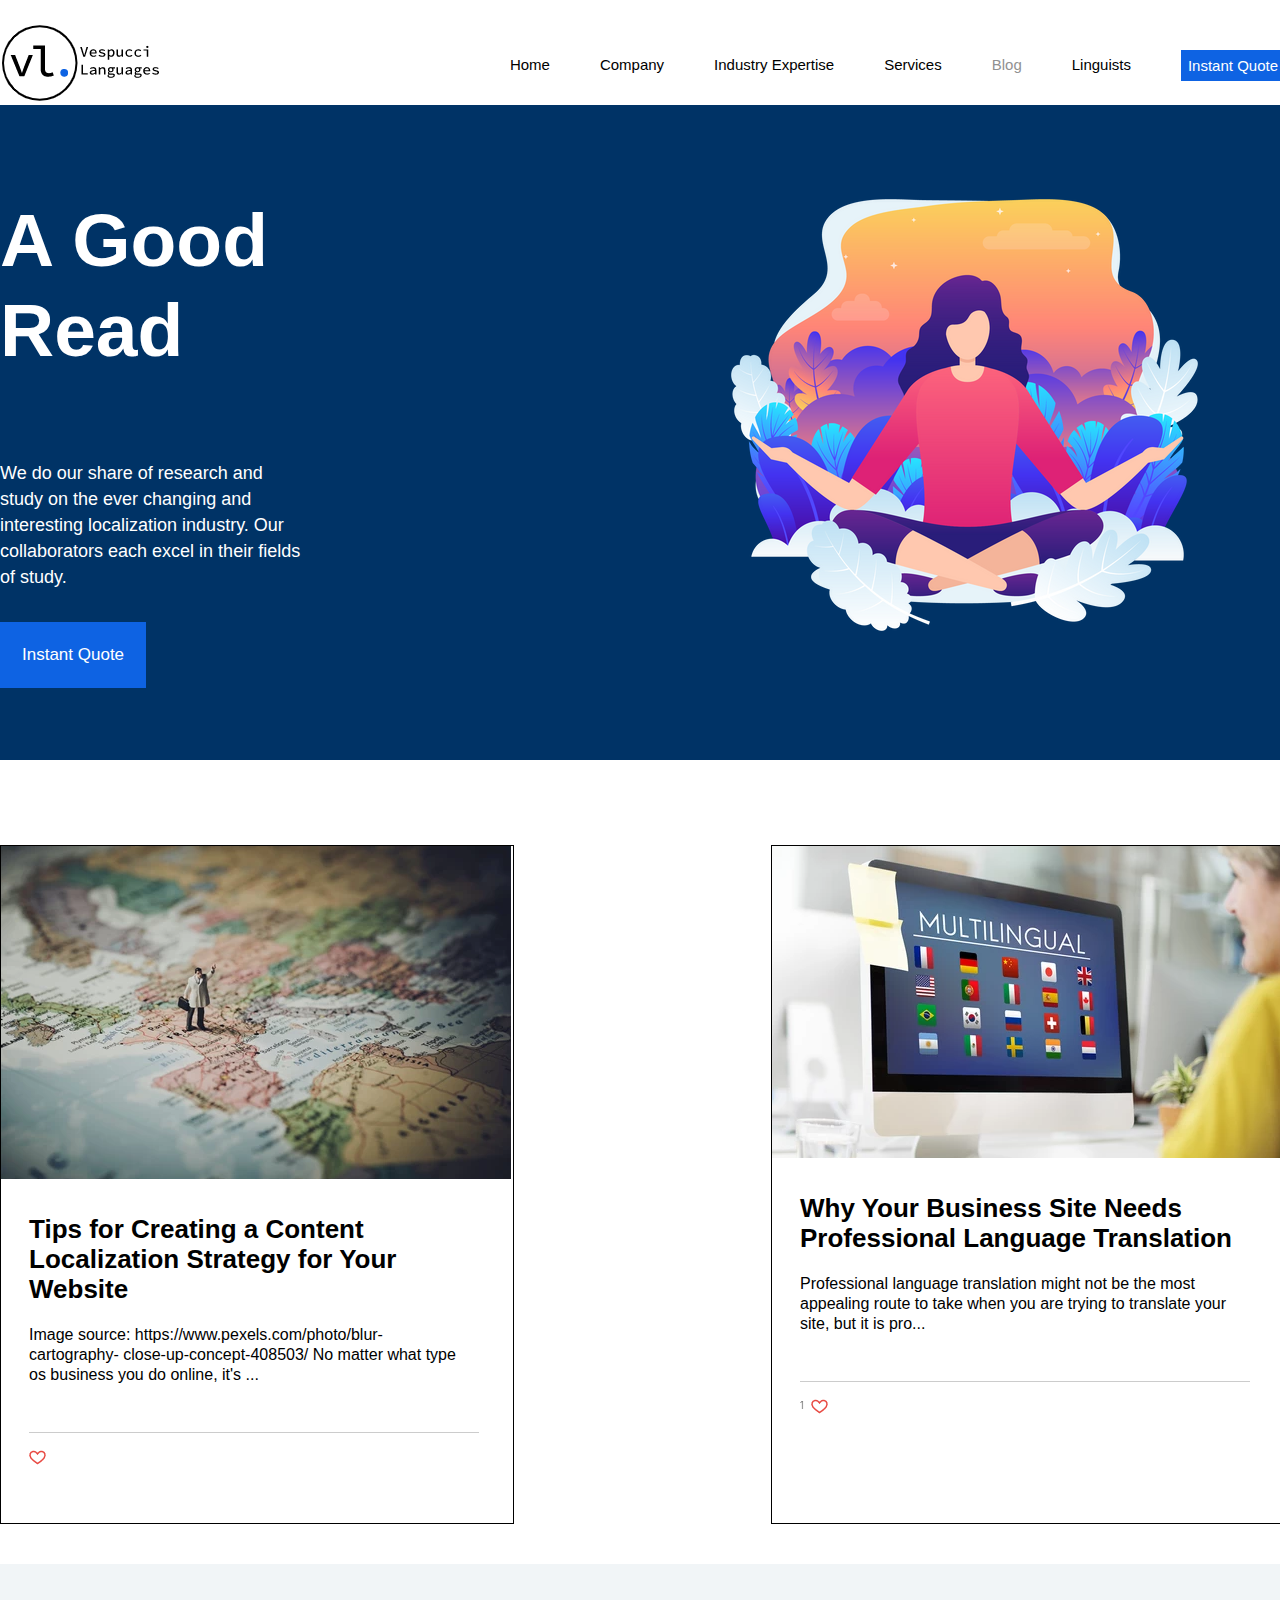
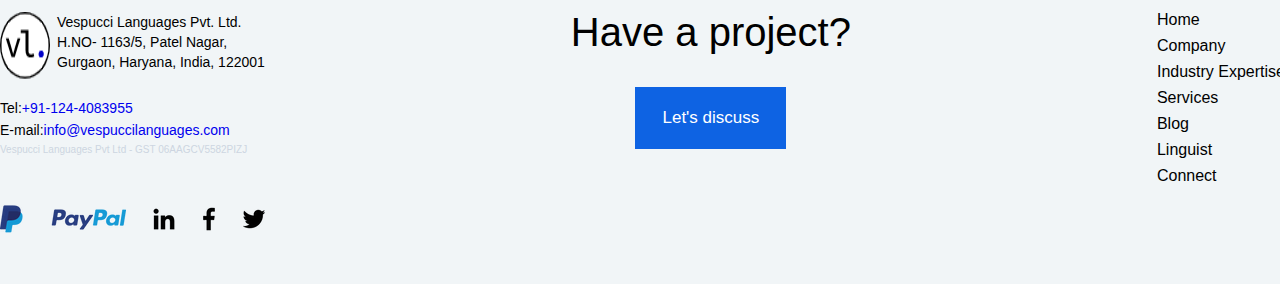
<file: blog.html>
<!DOCTYPE html>
<html lang="en">
<head>
    <meta charset="UTF-8">
    <meta name="viewport" content="width=device-width, initial-scale=1.0">
    <title>Blog | Vespucci Languages Private Limited</title>
    <link rel="stylesheet" href="assets/css/blog.css">
</head>
<body>
<div class="container">
    <section class="vespucci">
        <div class="box">
            <img class="image" src="assets/img/Vespuccilanguages.png" alt="Vespucci Languages">
        </div>
        <nav class="navigation">
            <ul class="wrapper">
                <li><a class="items" href="index.html">Home</a></li>
                <li><a class="items" href="company.html">Company</a></li>
                <li><a class="items" href="industry.html">Industry Expertise</a></li>
                <li><a class="items" href="services.html">Services</a></li>
                <li><a class="items blog" href="#">Blog</a></li>
                <li><a class="items" href="linguists.html">Linguists</a></li>
                <button class="instant">Instant Quote</button>
            </ul>   
        </nav>
    </section>
</div>
<header class="good">
    <div class="container">
        <div class="wrapper">
            <div class="left-wrapper">
                <h1 class="title">A Good <br>Read</h1>
                <p class="text">We do our share of research and<br>study on the ever changing and <br>interesting localization industry. Our <br>collaborators each excel in their fields <br>of study.</p>
                <button class="instant">Instant Quote</button>
            </div>
            <div class="right-wrapper">
                <img src="assets/img/meditate.png" alt="meditation" class="image">
            </div>
        </div>
    </div>
</header>
</div>
<main>
    <div class="container">
        <article class="blog">
            <div class="wrapper">
                <div class="box">
                    <img src="assets/img/map.png" alt="map" class="image">
                    <div class="padding">
                        <h2 class="title">Tips for Creating a Content <br>Localization Strategy for Your <br>Website</h2>
                        <p class="text">Image source: https://www.pexels.com/photo/blur-cartography- close-up-concept-408503/ No matter what type os business you do online, it's ...</p>
                        <span class="line"></span>
                        <img src="img/heart.png" alt="likes" class="heart">
                    </div>
                </div>
                <div class="box">
                    <img src="assets/img/computer.png" alt="computer" class="image">
                    <div class="padding">
                        <h2 class="title">Why Your Business Site Needs <br>Professional Language Translation </h2>
                        <p class="text">Professional language translation might not be the most <br> appealing route to take when you are trying to translate your site, but it is pro...</p>
                        <span class="line"></span>
                        <img src="assets/img/heart2.png" alt="likes" class="heart">
                    </div>
                </div>
            </div>
        </article>
    </div>
</main>
<footer class="project">
    <div class="container">
        <div class="wrapper">
            <div class="box">
                <div class="wrapper-box">
                    <img src="assets/img/vespucci.png" alt="Vespucci Languages">
                    <p class="text">Vespucci Languages Pvt. Ltd. <br>H.NO- 1163/5, Patel Nagar,<br>Gurgaon, Haryana, India, 122001</p>
                </div>
                <p class="text">Tel:<a class="decoration" href="tel:+91-124-4083955">+91-124-4083955</a></p>
                <p class="text">E-mail:<a class="decoration" href="mailto:info@vespuccilanguages.com">info@vespuccilanguages.com</a></p>
                <p class="small">Vespucci Languages Pvt Ltd - GST 06AAGCV5582PIZJ</p>
                <div class="wrapper-box1">
                    <a href="#"><img src="assets/img/pp.png" alt="PP"></a>
                    <a href="#"><img src="assets/img/paypal.png" alt="PayPal"></a> 
                    <a href="#"><img src="assets/img/linkedin.png" alt="Linkedin"></a> 
                    <a href="#"><img src="assets/img/facebook.png" alt="Facebook"></a>
                    <a href="#"><img src="assets/img/twitter.png" alt="Twitter"></a>
                </div>
            </div>
            <div class="box">
                <h3 class="title">Have a project?</h3>
                <button class="discuss">Let's discuss</button>
            </div>
            <div class="box">
                <ul>
                    <li class="margin"><a class="items" href="#">Home</a></li>
                    <li class="margin"><a class="items" href="#">Company</a></li>
                    <li class="margin"><a class="items" href="#">Industry Expertise</a></li>
                    <li class="margin"><a class="items" href="#">Services</a></li>
                    <li class="margin"><a class="items" href="#">Blog</a></li>
                    <li class="margin"><a class="items" href="#">Linguist</a></li>
                    <li class="margin"><a class="items" href="#">Connect</a></li>
                </ul>
            </div>
        </div>
    </div>
</footer>
</body>
</html>
</file>
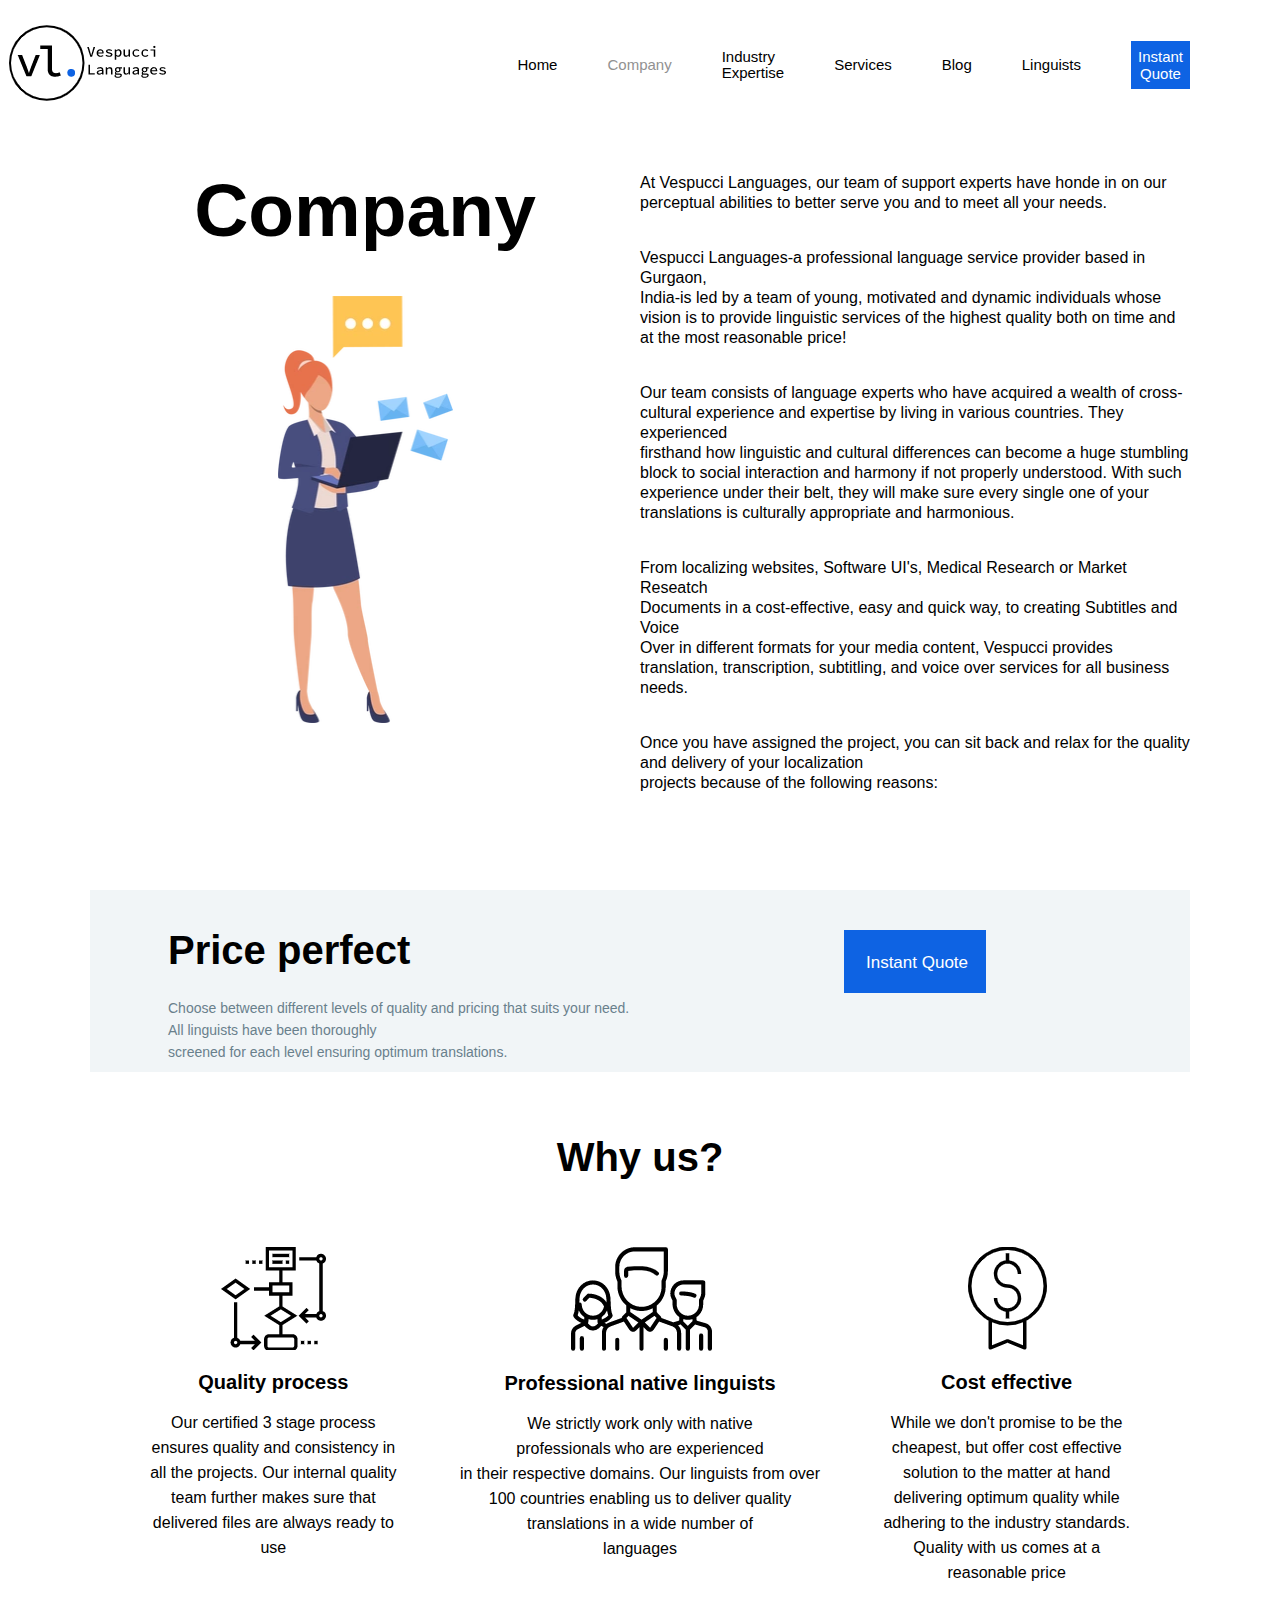
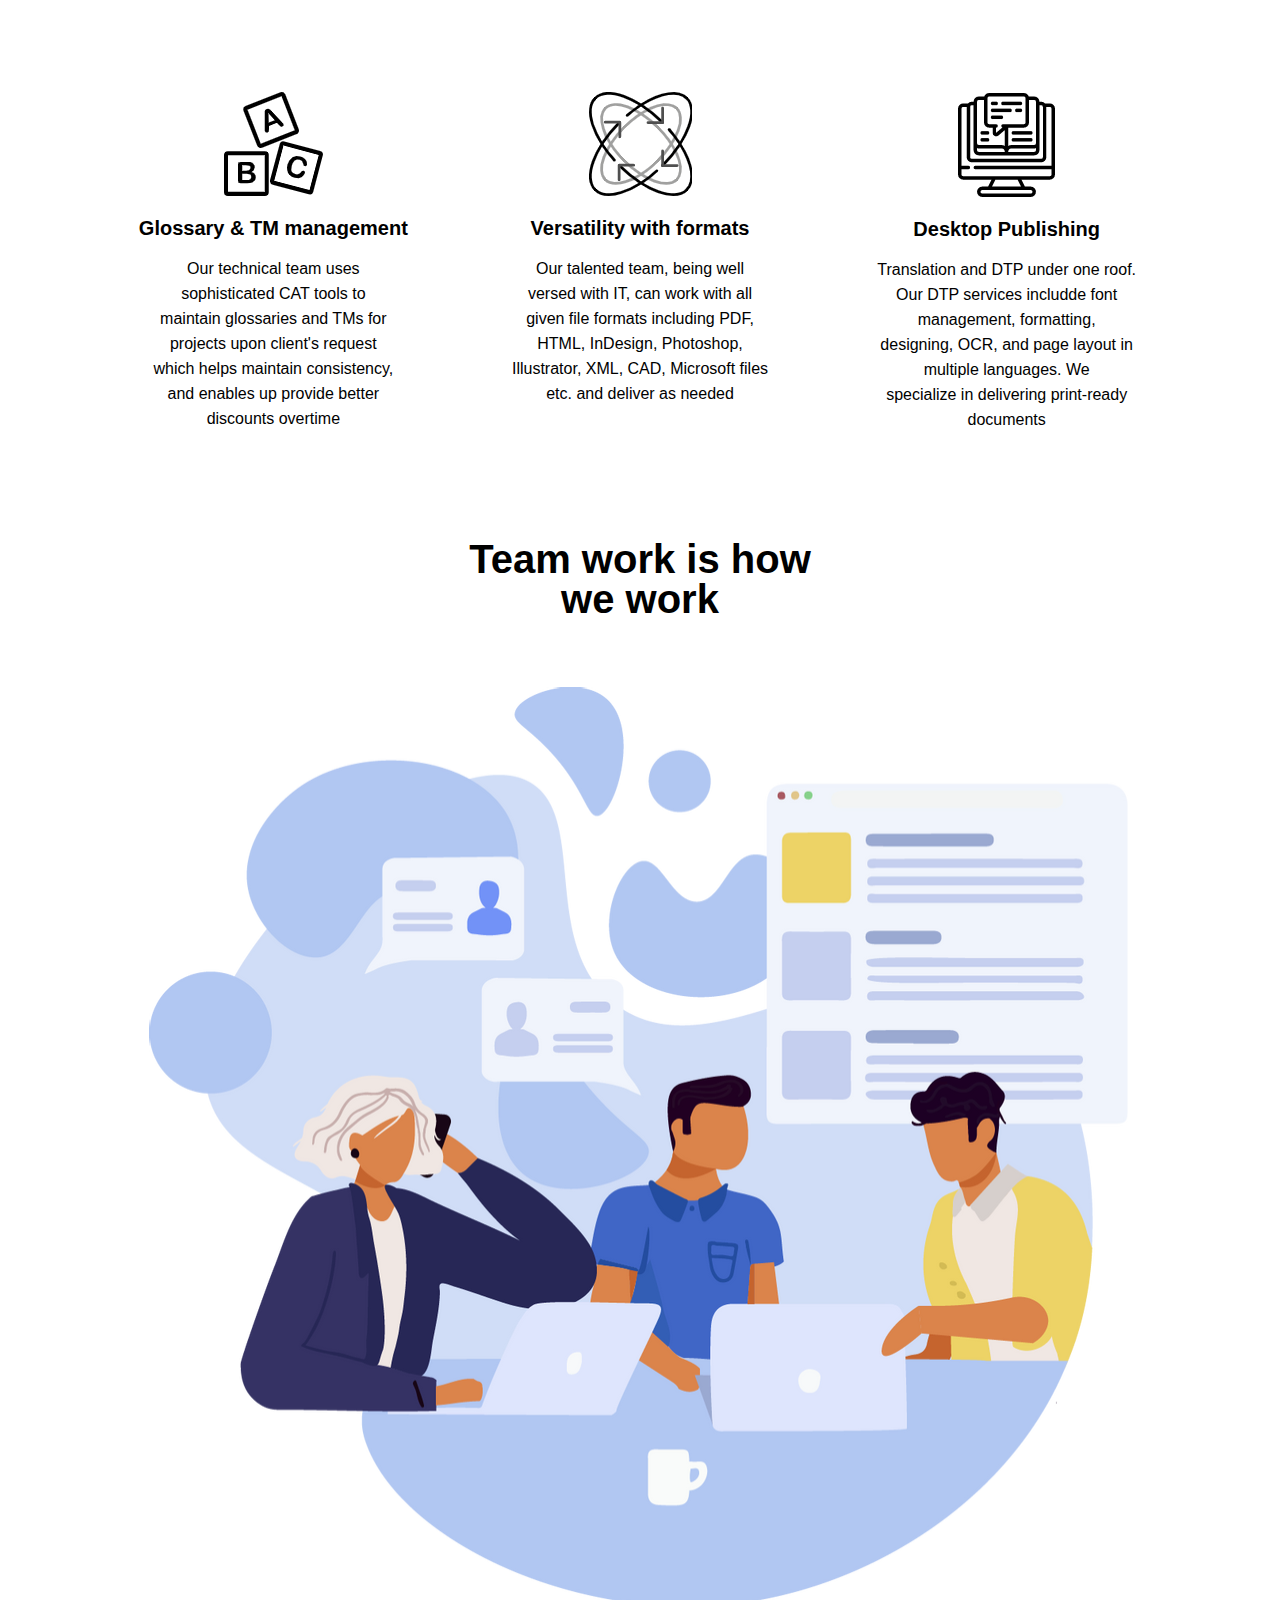
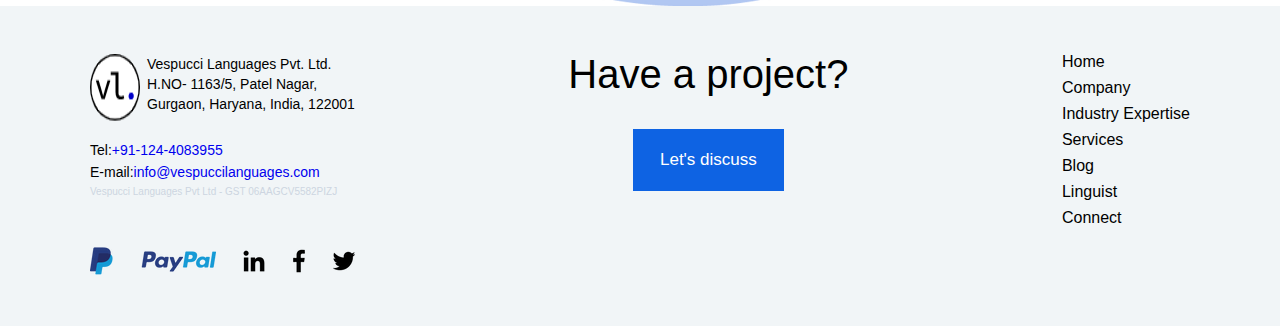
<file: company.html>
<!DOCTYPE html>
<html lang="en">
<head>
    <meta charset="UTF-8">
    <meta name="viewport" content="width=device-width, initial-scale=1.0">
    <title>COMPANY | Vespucci Languages Private Limited</title>
    <link rel="stylesheet" href="assets/css/company.css">
</head>
<body>
<div class="container">
    <section class="vespucci">
        <div class="box">
            <img class="image" src="assets/img/Vespuccilanguages.png" alt="Vespucci Languages">
        </div>
        <nav class="navigation">
            <ul class="wrapper">
                <li><a class="items" href="index.html">Home</a></li>
                <li><a class="items company" href="#">Company</a></li>
                <li><a class="items" href="industry.html">Industry Expertise</a></li>
                <li><a class="items" href="services.html">Services</a></li>
                <li><a class="items" href="#">Blog</a></li>
                <li><a class="items" href="linguists.html">Linguists</a></li>
                <button class="instant">Instant Quote</button>
            </ul>   
        </nav>
    </section>
</div>
<div class="container">
    <header class="company">
        <div class="wrapper">
            <div class="wrapper-left">
                <h1 class="title">Company</h1>
                <img src="assets/img/company.png" alt="Company" class="image">
            </div>
            <div class="wrapper-right">
                <p class="text">At Vespucci Languages, our team of support experts have honde in on our <br>perceptual abilities to better serve you and to meet all your needs.</p>
                <p class="text">Vespucci Languages-a professional language service provider based in Gurgaon, <br>India-is led by a team of young, motivated and dynamic individuals whose <br> vision is to provide linguistic services of the highest quality both on time and at the most reasonable price!</p>
                <p class="text">Our team consists of language experts who have acquired a wealth of cross- <br>cultural experience and expertise by living in various countries. They experienced <br>firsthand how linguistic and cultural differences can become a huge stumbling <br>block to social interaction and harmony if not properly understood. With such <br>experience under their belt, they will make sure every single one of your <br>translations is culturally appropriate and harmonious.</p>
                <p class="text">From localizing websites, Software UI's, Medical Research or Market Reseatch <br>Documents in a cost-effective, easy and quick way, to creating Subtitles and Voice <br>Over in different formats for your media content, Vespucci provides translation, transcription, subtitling, and voice over services for all business needs.</p>
                <p class="text">Once you have assigned the project, you can sit back and relax for the quality and delivery of your localization <br>projects because of the following reasons:</p>
            </div>
        </div>
    </header>
</div>
<div class="container">
    <div class="price">
        <div class="leftbox">
            <h2 class="title">Price perfect</h2>
            <p class="text">Choose between different levels of quality and pricing that suits your need. All linguists have been thoroughly <br> screened for each level ensuring optimum translations.</p>
        </div>
        <div class="rightbox">
            <button class="instant">Instant Quote</button>
        </div>
    </div>
</div>
<main>
    <div class="container">
        <article class="offer">
            <h2 class="title">Why us?</h2>
            <div class="wrapper">
                <div class="box">
                    <img class="image" src="assets/img/quality.png" alt="Quality process">
                    <h3 class="subtitle">Quality process</h3>
                    <p class="text">Our certified 3 stage process <br>ensures quality and consistency in <br>all the projects. Our internal quality <br>team further makes sure that <br>delivered files are always ready to <br>use</p>
                </div>
                <div class="box">
                    <img class="image" src="assets/img/Professional.png" alt="Professional native linguists">
                    <h3 class="subtitle">Professional native linguists</h3>
                    <p class="text">We strictly work only with native <br>professionals who are experienced <br>in their respective domains. Our linguists from over 100 countries enabling us to deliver quality <br> translations in a wide number of <br>languages</p>
                </div>
                <div class="box">
                    <img class="image" src="assets/img/Cost.png" alt="Cost effective">
                    <h3 class="subtitle">Cost effective</h3>
                    <p class="text">While we don't promise to be the <br>cheapest, but offer cost effective <br>solution to the matter at hand <br>delivering optimum quality while <br>adhering to the industry standards. <br>Quality with us comes at a <br>reasonable price</p>
                </div>
            </div>
            <div class="wrapper">
                <div class="box">
                    <img class="image" src="assets/img/glossary.png" alt="Glossary & TM management">
                    <h3 class="subtitle">Glossary & TM management</h3>
                    <p class="text">Our technical team uses <br>sophisticated CAT tools to <br>maintain glossaries and TMs for <br>projects upon client's request <br>which helps maintain consistency, <br>and enables up provide better <br>discounts overtime</p>
                </div>
                <div class="box">
                    <img class="image" src="assets/img/versatility.png" alt="Versatility with formats">
                    <h3 class="subtitle">Versatility with formats</h3>
                    <p class="text">Our talented team, being well <br>versed with IT, can work with all <br>given file formats including PDF,<br>HTML, InDesign, Photoshop,<br>Illustrator, XML, CAD, Microsoft files <br>etc. and deliver as needed</p>
                </div>
                <div class="box">
                    <img class="image" src="assets/img/desktop.png" alt="Desktop Publishing">
                    <h3 class="subtitle">Desktop Publishing</h3>
                    <p class="text">Translation and DTP under one roof. <br>Our DTP services includde font <br>management, formatting, <br>designing, OCR, and page layout in <br>multiple languages. We <br>specialize in delivering print-ready <br>documents</p>
                </div>
            </div>
        </article>
    </div>
</main>
<div class="container">
    <section class="team">
        <h2 class="title">Team work is how <br>we work</h2>
        <img src="assets/img/teamwork.png" alt="Team work" class="image">
    </section>
</div>
    <footer class="project">
        <div class="container">
            <div class="wrapper">
                <div class="box">
                    <div class="wrapper-box">
                        <img src="assets/img/vespucci.png" alt="Vespucci Languages">
                        <p class="text">Vespucci Languages Pvt. Ltd. <br>H.NO- 1163/5, Patel Nagar,<br>Gurgaon, Haryana, India, 122001</p>
                    </div>
                    <p class="text">Tel:<a class="decoration" href="tel:+91-124-4083955">+91-124-4083955</a></p>
                    <p class="text">E-mail:<a class="decoration" href="mailto:info@vespuccilanguages.com">info@vespuccilanguages.com</a></p>
                    <p class="small">Vespucci Languages Pvt Ltd - GST 06AAGCV5582PIZJ</p>
                    <div class="wrapper-box1">
                      <a href="#"><img src="assets/img/pp.png" alt="PP"></a>
                      <a href="#"><img src="assets/img/paypal.png" alt="PayPal"></a> 
                      <a href="#"><img src="assets/img/linkedin.png" alt="Linkedin"></a> 
                      <a href="#"><img src="assets/img/facebook.png" alt="Facebook"></a>
                      <a href="#"><img src="assets/img/twitter.png" alt="Twitter"></a>
                    </div>
                </div>
                <div class="box">
                    <h3 class="title">Have a project?</h3>
                    <button class="discuss">Let's discuss</button>
                </div>
                <div class="box">
                    <ul>
                        <li class="margin"><a class="items" href="#">Home</a></li>
                        <li class="margin"><a class="items" href="#">Company</a></li>
                        <li class="margin"><a class="items" href="#">Industry Expertise</a></li>
                        <li class="margin"><a class="items" href="#">Services</a></li>
                        <li class="margin"><a class="items" href="#">Blog</a></li>
                        <li class="margin"><a class="items" href="#">Linguist</a></li>
                        <li class="margin"><a class="items" href="#">Connect</a></li>
                    </ul>
                </div>
            </div>
        </div>
    </footer>
</body>
</html>
</file>
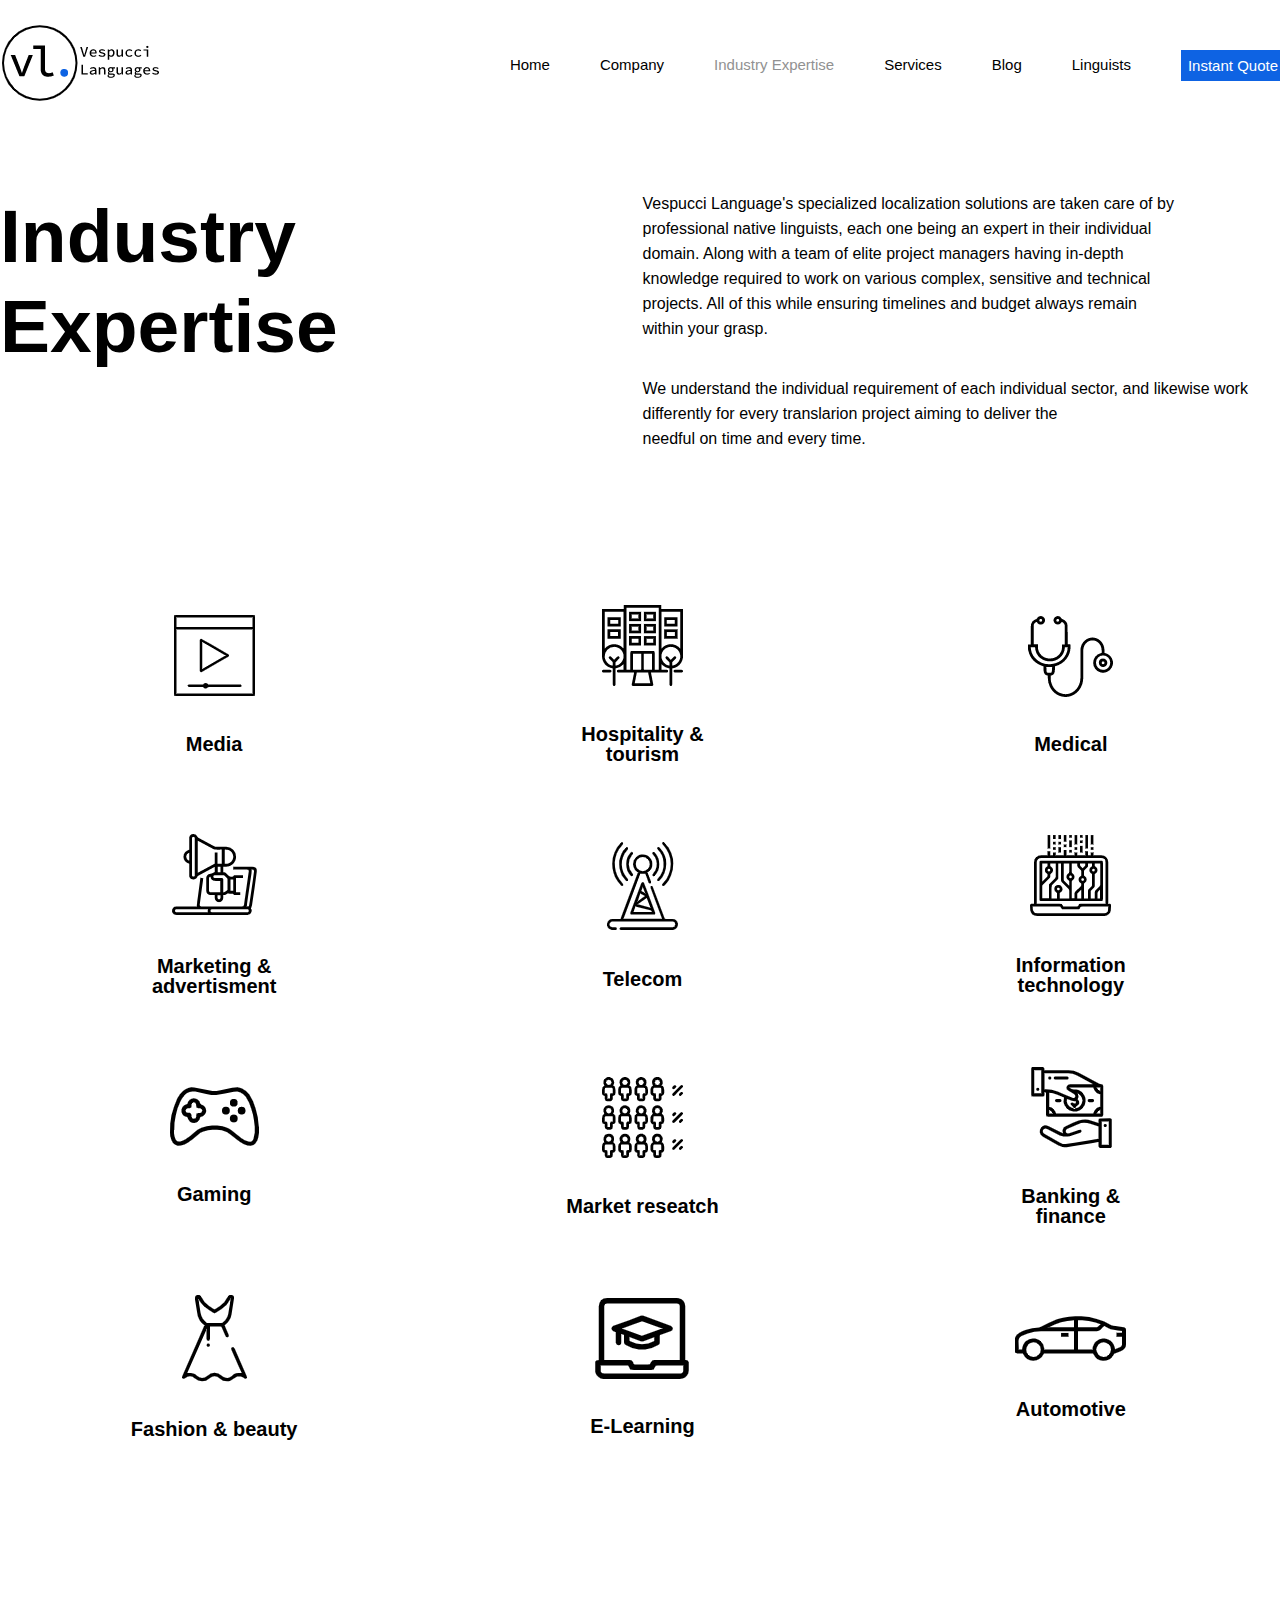
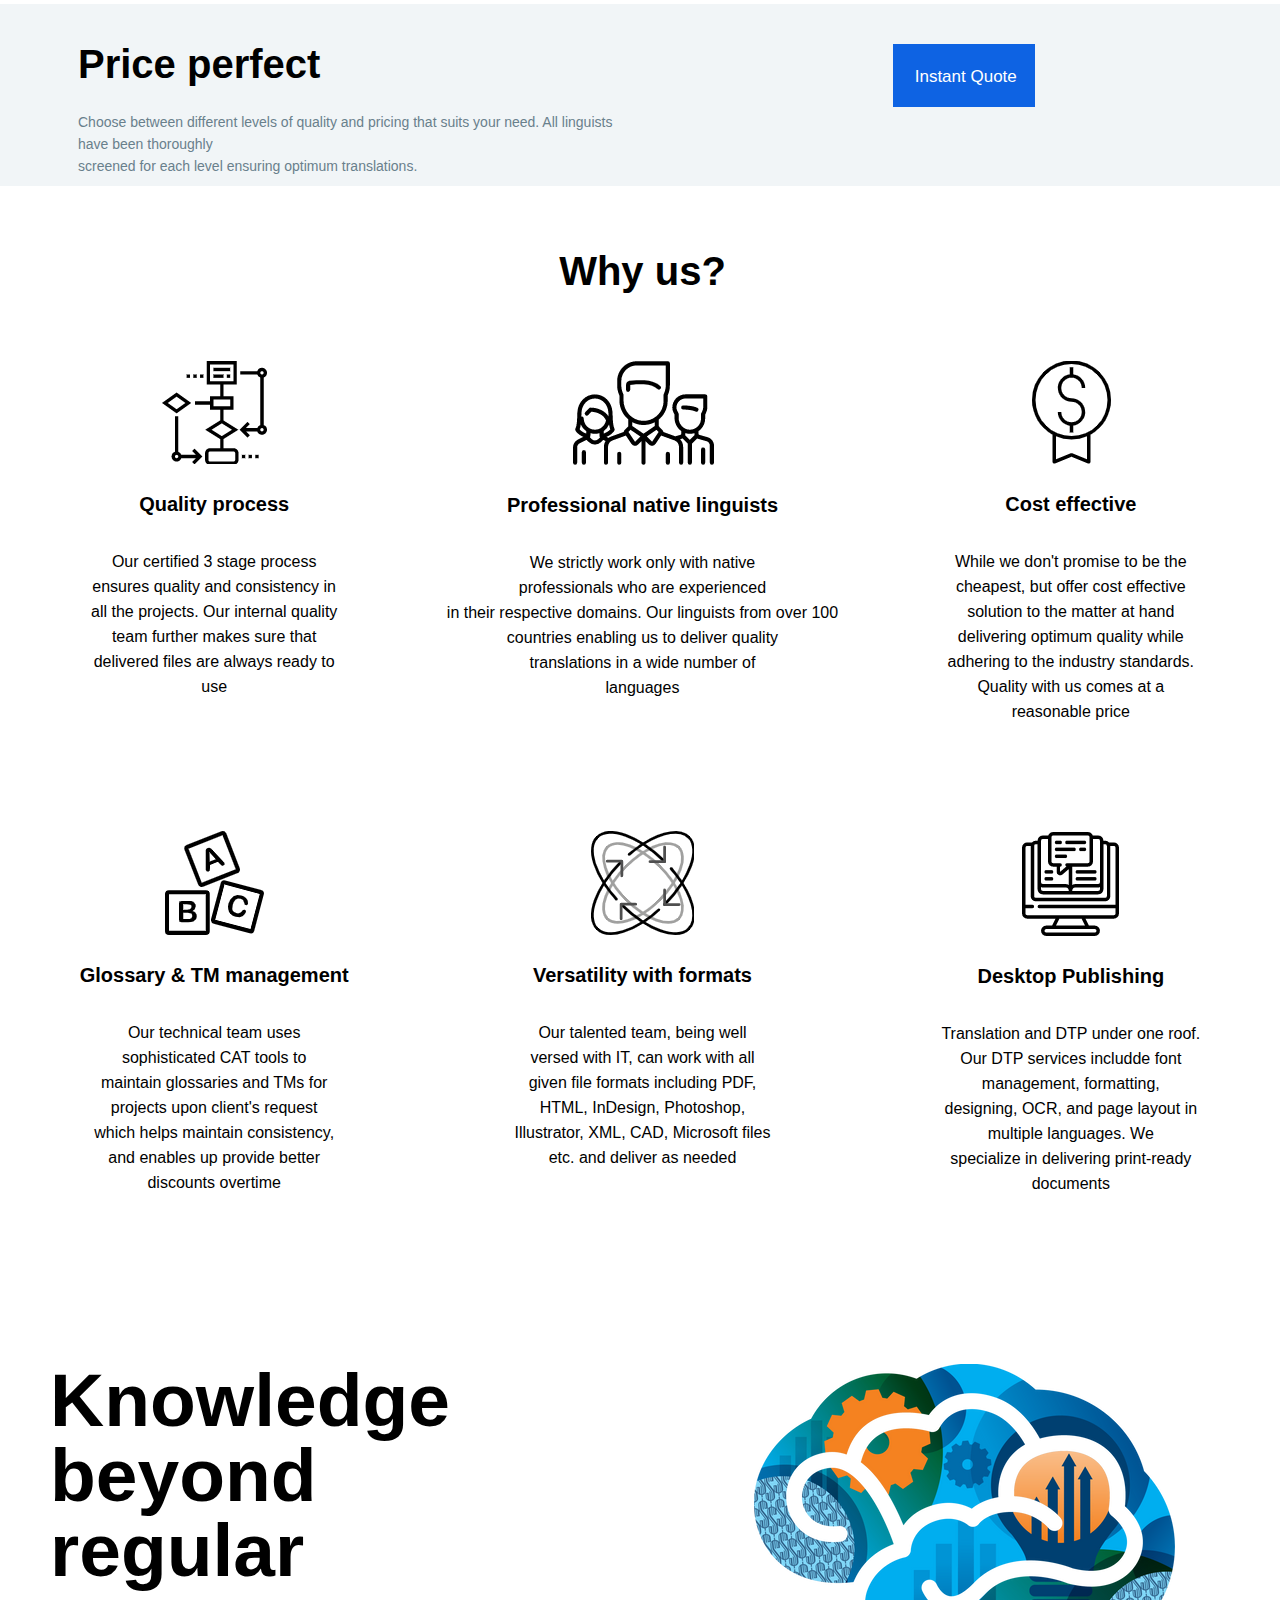
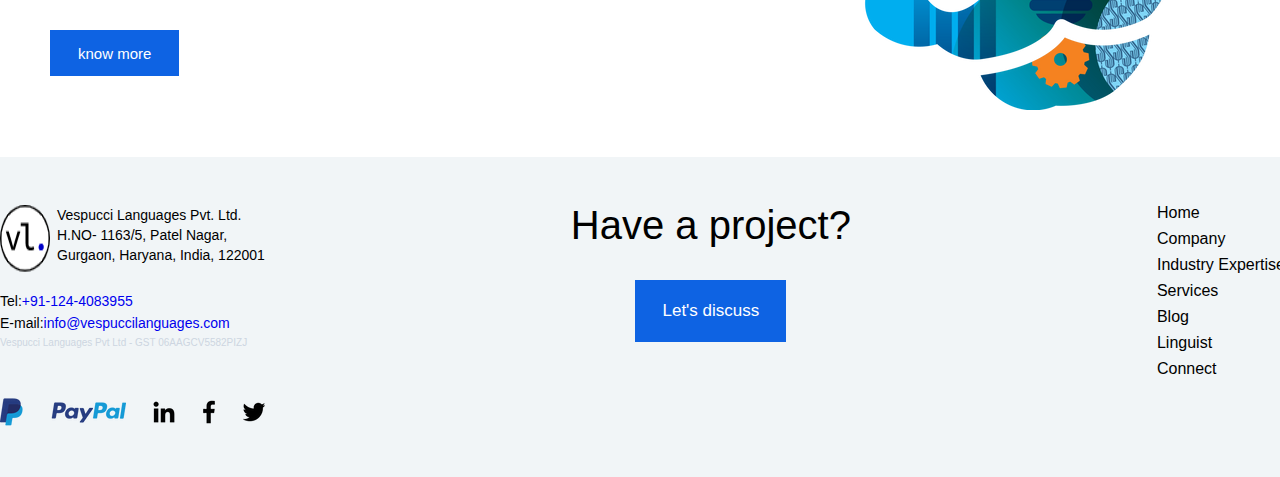
<file: industry.html>
<!DOCTYPE html>
<html lang="en">
<head>
    <meta charset="UTF-8">
    <meta name="viewport" content="width=device-width, initial-scale=1.0">
    <title>Industry expertise | Vespucci Languages</title>
    <link rel="stylesheet" href="assets/css/industry.css">
</head>
<body>
    <div class="container">
        <section class="vespucci">
            <div class="box">
                <img class="image" src="assets/img/Vespuccilanguages.png" alt="Vespucci Languages">
            </div>
            <nav class="navigation">
                <ul class="wrapper">
                    <li><a class="items" href="index.html">Home</a></li>
                    <li><a class="items" href="company.html">Company</a></li>
                    <li><a class="items industry" href="#">Industry Expertise</a></li>
                    <li><a class="items" href="services.html">Services</a></li>
                    <li><a class="items" href="blog.html">Blog</a></li>
                    <li><a class="items" href="linguists.html">Linguists</a></li>
                    <button class="instant">Instant Quote</button>
                </ul>   
            </nav>
        </section>
    </div>
</div>
<div class="container">
    <header class="industry">
        <div class="wrapper">
            <div class="leftwrapper">
                <h1 class="title">Industry <br>Expertise</h1>
            </div>
            <div class="rightwrapper">
                <p class="text">Vespucci Language's specialized localization solutions are taken care of by <br>professional native linguists, each one being an expert in their individual <br>domain. Along with a team of elite project managers having in-depth <br>knowledge required to work on various complex, sensitive and technical <br>projects. All of this while ensuring timelines and budget always remain <br>within your grasp.</p>
                <p class="text">We understand the individual requirement of each individual sector, and likewise work differently for every translarion project aiming to deliver the <br>needful on time and every time.</p>
            </div>
        </div>
    </header>
</div>
<div class="container">
    <article class="company">
        <div class="wrapper">
            <div class="box">
                <img src="assets/img/mediaw.png" alt="Media" class="image">
                <h2 class="title">Media</h2>
            </div>
            <div class="box">
                <img src="assets/img/hospitalityw.png" alt="Hospitality & tourism" class="image">
                <h2 class="title">Hospitality & <br>tourism</h2>
            </div>
            <div class="box">
                <img src="assets/img/medicalw.png" alt="Medical" class="image">
                <h2 class="title">Medical</h2>
            </div>
        </div>
        <div class="wrapper">
            <div class="box">
                <img src="assets/img/marketingw.png" alt="Marketing & advertisment" class="image">
                <h2 class="title">Marketing & <br>advertisment</h2>
            </div>
            <div class="box">
                <img src="assets/img/telecomw.png" alt="Telecom" class="image">
                <h2 class="title">Telecom</h2>
            </div>
            <div class="box">
                <img src="assets/img/informationw.png" alt="Information technology" class="image">
                <h2 class="title">Information <br>technology</h2>
            </div>
        </div>
        <div class="wrapper">
            <div class="box">
                <img src="assets/img/gamingw.png" alt="Gaming" class="image">
                <h2 class="title">Gaming</h2>
            </div>
            <div class="box">
                <img src="assets/img/marketw.png" alt="Market research" class="image">
                <h2 class="title">Market reseatch</h2>
            </div>
            <div class="box">
                <img src="assets/img/bankingw.png" alt="Banking & finance" class="image">
                <h2 class="title">Banking & <br>finance</h2>
            </div>
        </div>
        <div class="wrapper">
            <div class="box">
                <img src="assets/img/fashionw.png" alt="Fashion & beauty" class="image">
                <h2 class="title">Fashion & beauty</h2>
            </div>
            <div class="box">
                <img src="assets/img/elearningw.png" alt="E-Learning" class="image">
                <h2 class="title">E-Learning</h2>
            </div>
            <div class="box">
                <img src="assets/img/automotivew.png" alt="Automotive" class="image">
                <h2 class="title">Automotive</h2>
            </div>
        </div>
    </article>
</div>
<div class="container">
    <div class="price">
        <div class="leftbox">
            <h2 class="title">Price perfect</h2>
            <p class="text">Choose between different levels of quality and pricing that suits your need. All linguists have been thoroughly <br> screened for each level ensuring optimum translations.</p>
        </div>
        <div class="rightbox">
            <button class="instant">Instant Quote</button>
        </div>
    </div>
</div>
<main>
    <div class="container">
        <article class="offer">
            <h2 class="title">Why us?</h2>
            <div class="wrapper">
                <div class="box">
                    <img class="image" src="assets/img/quality.png" alt="Quality process">
                    <h3 class="subtitle">Quality process</h3>
                    <p class="text">Our certified 3 stage process <br>ensures quality and consistency in <br>all the projects. Our internal quality <br>team further makes sure that <br>delivered files are always ready to <br>use</p>
                </div>
                <div class="box">
                    <img class="image" src="assets/img/Professional.png" alt="Professional native linguists">
                    <h3 class="subtitle">Professional native linguists</h3>
                    <p class="text">We strictly work only with native <br>professionals who are experienced <br>in their respective domains. Our linguists from over 100 countries enabling us to deliver quality <br> translations in a wide number of <br>languages</p>
                </div>
                <div class="box">
                    <img class="image" src="assets/img/Cost.png" alt="Cost effective">
                    <h3 class="subtitle">Cost effective</h3>
                    <p class="text">While we don't promise to be the <br>cheapest, but offer cost effective <br>solution to the matter at hand <br>delivering optimum quality while <br>adhering to the industry standards. <br>Quality with us comes at a <br>reasonable price</p>
                </div>
            </div>
            <div class="wrapper">
                <div class="box">
                    <img class="image" src="assets/img/glossary.png" alt="Glossary & TM management">
                    <h3 class="subtitle">Glossary & TM management</h3>
                    <p class="text">Our technical team uses <br>sophisticated CAT tools to <br>maintain glossaries and TMs for <br>projects upon client's request <br>which helps maintain consistency, <br>and enables up provide better <br>discounts overtime</p>
                </div>
                <div class="box">
                    <img class="image" src="assets/img/versatility.png" alt="Versatility with formats">
                    <h3 class="subtitle">Versatility with formats</h3>
                    <p class="text">Our talented team, being well <br>versed with IT, can work with all <br>given file formats including PDF,<br>HTML, InDesign, Photoshop,<br>Illustrator, XML, CAD, Microsoft files <br>etc. and deliver as needed</p>
                </div>
                <div class="box">
                    <img class="image" src="assets/img/desktop.png" alt="Desktop Publishing">
                    <h3 class="subtitle">Desktop Publishing</h3>
                    <p class="text">Translation and DTP under one roof. <br>Our DTP services includde font <br>management, formatting, <br>designing, OCR, and page layout in <br>multiple languages. We <br>specialize in delivering print-ready <br>documents</p>
                </div>
            </div>
        </article>
    </div>
</main>
<div class="container">
    <section class="knowledge">
        <div class="wrapper">
            <div class="leftbox">
                <h2 class="title">Knowledge <br>beyond <br>regular</h2>
                <button class="know">know more</button>
            </div>
            <div class="rightbox">
                <img src="assets/img/brain.png" alt="brain" class="image">
            </div>
        </div>
    </section>
</div>
<footer class="project">
    <div class="container">
        <div class="wrapper">
            <div class="box">
                <div class="wrapper-box">
                    <img src="assets/img/vespucci.png" alt="Vespucci Languages">
                    <p class="text">Vespucci Languages Pvt. Ltd. <br>H.NO- 1163/5, Patel Nagar,<br>Gurgaon, Haryana, India, 122001</p>
                </div>
                <p class="text">Tel:<a class="decoration" href="tel:+91-124-4083955">+91-124-4083955</a></p>
                <p class="text">E-mail:<a class="decoration" href="mailto:info@vespuccilanguages.com">info@vespuccilanguages.com</a></p>
                <p class="small">Vespucci Languages Pvt Ltd - GST 06AAGCV5582PIZJ</p>
                <div class="wrapper-box1">
                  <a href="#"><img src="assets/img/pp.png" alt="PP"></a>
                  <a href="#"><img src="assets/img/paypal.png" alt="PayPal"></a> 
                  <a href="#"><img src="assets/img/linkedin.png" alt="Linkedin"></a> 
                  <a href="#"><img src="assets/img/facebook.png" alt="Facebook"></a>
                  <a href="#"><img src="assets/img/twitter.png" alt="Twitter"></a>
                </div>
            </div>
            <div class="box">
                <h3 class="title">Have a project?</h3>
                <button class="discuss">Let's discuss</button>
            </div>
            <div class="box">
                <ul>
                    <li class="margin"><a class="items" href="#">Home</a></li>
                    <li class="margin"><a class="items" href="#">Company</a></li>
                    <li class="margin"><a class="items" href="#">Industry Expertise</a></li>
                    <li class="margin"><a class="items" href="#">Services</a></li>
                    <li class="margin"><a class="items" href="#">Blog</a></li>
                    <li class="margin"><a class="items" href="#">Linguist</a></li>
                    <li class="margin"><a class="items" href="#">Connect</a></li>
                </ul>
            </div>
        </div>
    </div>
</footer>
</body>
</html>
</file>
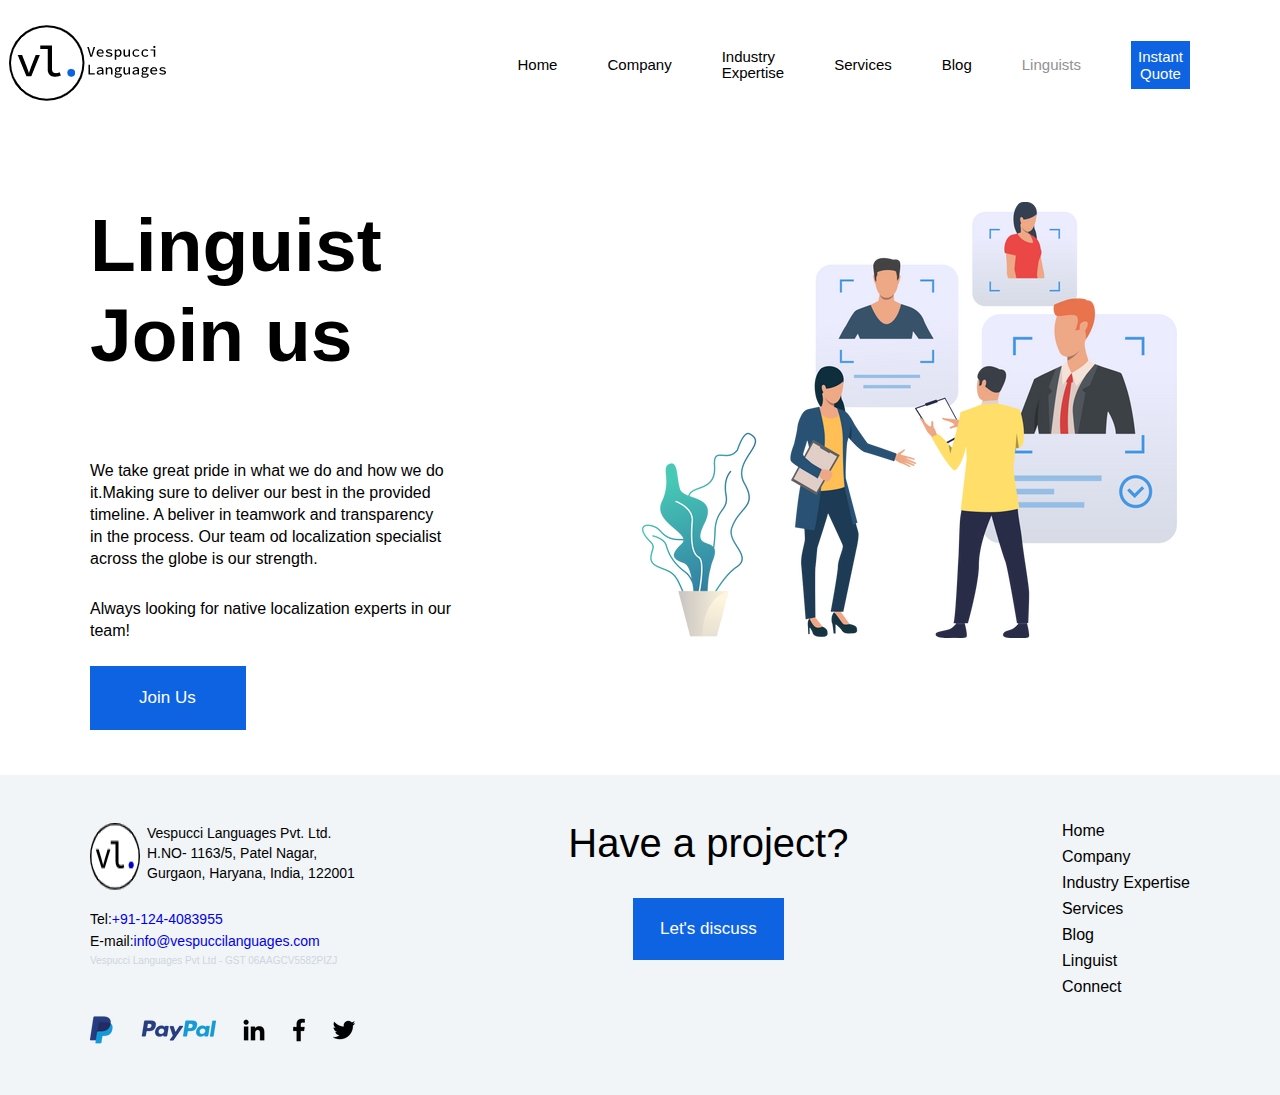
<file: linguists.html>
<!DOCTYPE html>
<html lang="en">
<head>
    <meta charset="UTF-8">
    <meta name="viewport" content="width=device-width, initial-scale=1.0">
    <title>Linguists join us | Vespucci Languages</title>
    <link rel="stylesheet" href="assets/css/linguists.css">
</head>
<body>   
<div class="container">
    <section class="vespucci">
        <div class="box">
            <img class="image" src="assets/img/Vespuccilanguages.png" alt="Vespucci Languages">
        </div>
        <nav class="navigation">
            <ul class="wrapper">
                <li><a class="items" href="index.html">Home</a></li>
                <li><a class="items" href="company.html">Company</a></li>
                <li><a class="items" href="industry.html">Industry Expertise</a></li>
                <li><a class="items" href="services.html">Services</a></li>
                <li><a class="items" href="blog.html">Blog</a></li>
                <li><a class="items linguists" href="#">Linguists</a></li>
                <button class="instant">Instant Quote</button>
            </ul>   
        </nav>
    </section>
</div>
<div class="container">
    <header class="linguist">
        <div class="wrapper">
            <div class="wrapper-right">
                <h1 class="title">Linguist <br>Join us</h1>
                <p class="text">We take great pride in what we do and how we do <br>it.Making sure to deliver our best in the provided <br> timeline. A beliver in teamwork and transparency <br> in the process. Our team od localization specialist <br> across the globe is our strength.</p>
                <p class="text2">Always looking for native localization experts in our <br>team!</p>
                <button class="join">Join Us</button>
            </div>
            <div class="wrapper-left">
                <img src="assets/img/Linguist.png" alt="Linguists">
            </div>
        </div>
    </header>
</div>
<footer class="project">
    <div class="container">
        <div class="wrapper">
            <div class="box">
                <div class="wrapper-box">
                    <img src="assets/img/vespucci.png" alt="Vespucci Languages">
                    <p class="text">Vespucci Languages Pvt. Ltd. <br>H.NO- 1163/5, Patel Nagar,<br>Gurgaon, Haryana, India, 122001</p>
                </div>
                <p class="text">Tel:<a class="decoration" href="tel:+91-124-4083955">+91-124-4083955</a></p>
                <p class="text">E-mail:<a class="decoration" href="mailto:info@vespuccilanguages.com">info@vespuccilanguages.com</a></p>
                <p class="small">Vespucci Languages Pvt Ltd - GST 06AAGCV5582PIZJ</p>
                <div class="wrapper-box1">
                    <a href="#"><img src="assets/img/pp.png" alt="PP"></a>
                    <a href="#"><img src="assets/img/paypal.png" alt="PayPal"></a> 
                    <a href="#"><img src="assets/img/linkedin.png" alt="Linkedin"></a> 
                    <a href="#"><img src="assets/img/facebook.png" alt="Facebook"></a>
                    <a href="#"><img src="assets/img/twitter.png" alt="Twitter"></a>
                </div>
            </div>
            <div class="box">
                <h3 class="title">Have a project?</h3>
                <button class="discuss">Let's discuss</button>
            </div>
            <div class="box">
                <ul>
                    <li class="margin"><a class="items" href="#">Home</a></li>
                    <li class="margin"><a class="items" href="#">Company</a></li>
                    <li class="margin"><a class="items" href="#">Industry Expertise</a></li>
                    <li class="margin"><a class="items" href="#">Services</a></li>
                    <li class="margin"><a class="items" href="#">Blog</a></li>
                    <li class="margin"><a class="items" href="#">Linguist</a></li>
                    <li class="margin"><a class="items" href="#">Connect</a></li>
                </ul>
            </div>
        </div>
    </div>
</footer>
</div>
</body>
</html>
</file>
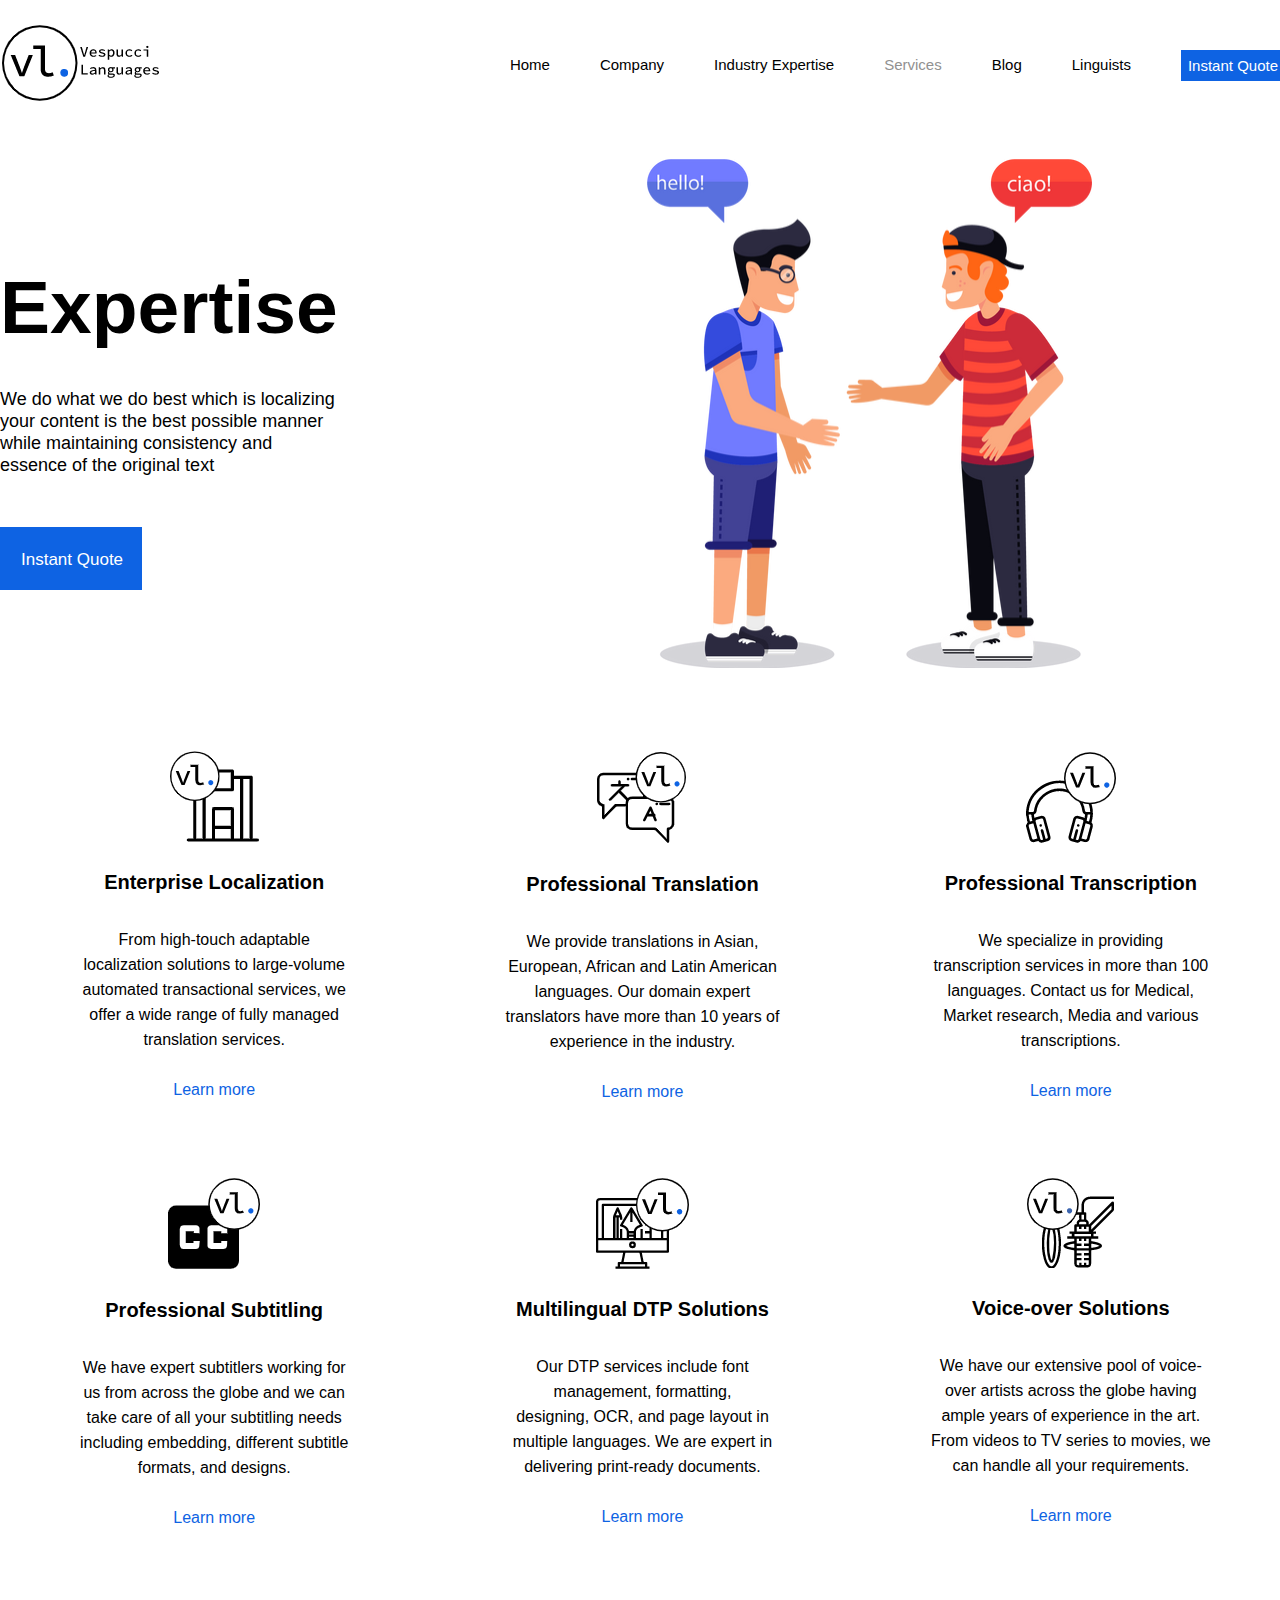
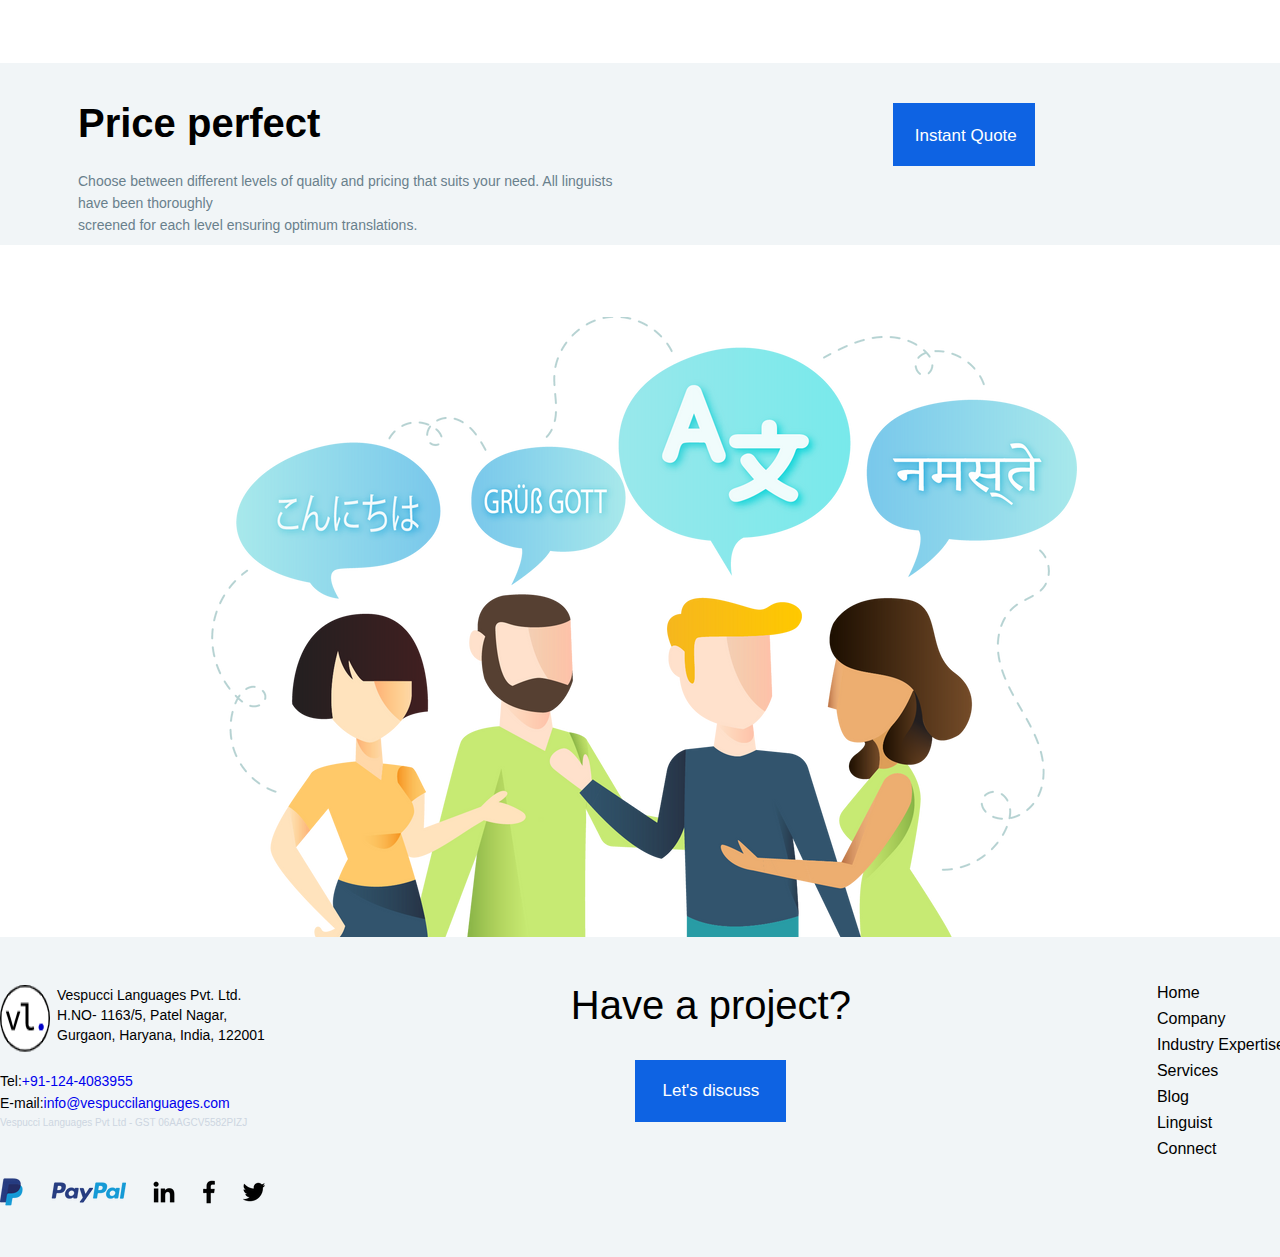
<file: services.html>
<!DOCTYPE html>
<html lang="en">
<head>
    <meta charset="UTF-8">
    <meta name="viewport" content="width=device-width, initial-scale=1.0">
    <title>Translation | Transcription | Subtitling | DTP - Vespucci Languages</title>
    <link rel="stylesheet" href="assets/css/services.css">
</head>
<body>
<div class="container">
    <section class="vespucci">
        <div class="box">
            <img class="image" src="assets/img/Vespuccilanguages.png" alt="Vespucci Languages">
        </div>
        <nav class="navigation">
            <ul class="wrapper">
                <li><a class="items" href="index.html">Home</a></li>
                <li><a class="items" href="company.html">Company</a></li>
                <li><a class="items" href="industry.html">Industry Expertise</a></li>
                <li><a class="items services" href="services.html">Services</a></li>
                <li><a class="items" href="#">Blog</a></li>
                <li><a class="items" href="linguists.html">Linguists</a></li>
                <button class="instant">Instant Quote</button>
            </ul>   
        </nav>
    </section>
</div>
<div class="container">
    <header class="expertise">
        <div class="wrapper">
            <div class="wrapper-right">
                <h1 class="title">Expertise</h1>
                <p class="text">We do what we do best which is localizing <br>your content is the best possible manner <br>while maintaining consistency and <br>essence of the original text</p>
                <button class="instant">Instant Quote</button>
            </div>
            <div class="wrapper-left">
                <img src="assets/img/expertise.png" alt="Expertise">
            </div>
        </div>
    </header>
</div>
<main>
    <div class="container">
        <article class="offer">
            <div class="wrapper">
                <div class="box">
                    <img class="image" src="assets/img/Localization.png" alt="Localization">
                    <h2 class="subtitle">Enterprise Localization</h2>
                    <p class="text">From high-touch adaptable <br> localization solutions to large-volume <br> automated transactional services, we <br> offer a wide range of fully managed <br> translation services.</p>
                    <a class="learn" href="#">Learn more</a>
                </div>
                <div class="box">
                    <img class="image" src="assets/img/Translation.png" alt="Translation">
                    <h2 class="subtitle">Professional Translation</h2>
                    <p class="text">We provide translations in Asian, <br> European, African and Latin American <br> languages. Our domain expert <br> translators have more than 10 years of <br> experience in the industry.</p>
                    <a class="learn" href="#">Learn more</a>
                </div>
                <div class="box">
                    <img class="image" src="assets/img/Transcription.png" alt="Transcription">
                    <h2 class="subtitle">Professional Transcription</h2>
                    <p class="text">We specialize in providing <br> transcription services in more than 100 <br> languages. Contact us for Medical, <br> Market research, Media and various <br> transcriptions.</p>
                    <a class="learn" href="#">Learn more</a>
                </div>
            </div>
            <div class="wrapper">
                <div class="box">
                    <img class="image" src="assets/img/Subtitling.png" alt="Subtitling">
                    <h2 class="subtitle">Professional Subtitling</h2>
                    <p class="text">We have expert subtitlers working for <br> us from across the globe and we can <br> take care of all your subtitling needs <br> including embedding, different subtitle <br> formats, and designs.</p>
                    <a class="learn" href="#">Learn more</a>
                </div>
                <div class="box">
                    <img class="image" src="assets/img/Multilingual.png" alt="Multilingual Solutions">
                    <h2 class="subtitle">Multilingual DTP Solutions</h2>
                    <p class="text">Our DTP services include font <br> management, formatting, <br> designing, OCR, and page layout in <br> multiple languages. We are  expert in <br> delivering print-ready documents.</p>
                    <a class="learn" href="#">Learn more</a>
                </div>
                <div class="box">
                    <img class="image" src="assets/img/Voice.png" alt="Voice-over Solutions">
                    <h2 class="subtitle">Voice-over Solutions</h2>
                    <p class="text">We have our extensive pool of voice- <br> over artists across the globe having <br> ample years of experience in the art. <br> From videos to TV series to movies, we <br> can handle all your requirements.</p>
                    <a class="learn" href="#">Learn more</a>
                </div>
            </div>
        </article>
    </div>
</main>
<div class="container">
    <div class="price">
        <div class="leftbox">
            <h2 class="title">Price perfect</h2>
            <p class="text">Choose between different levels of quality and pricing that suits your need. All linguists have been thoroughly <br> screened for each level ensuring optimum translations.</p>
        </div>
        <div class="rightbox">
            <button class="instant">Instant Quote</button>
        </div>
    </div>
</div>
<div class="container">
    <section class="team">
        <img class="image" src="assets/img/team.png" alt="Team">
    </section>
</div>
<footer class="project">
    <div class="container">
        <div class="wrapper">
            <div class="box">
                <div class="wrapper-box">
                    <img src="assets/img/vespucci.png" alt="Vespucci Languages">
                    <p class="text">Vespucci Languages Pvt. Ltd. <br>H.NO- 1163/5, Patel Nagar,<br>Gurgaon, Haryana, India, 122001</p>
                </div>
                <p class="text">Tel:<a class="decoration" href="tel:+91-124-4083955">+91-124-4083955</a></p>
                <p class="text">E-mail:<a class="decoration" href="mailto:info@vespuccilanguages.com">info@vespuccilanguages.com</a></p>
                <p class="small">Vespucci Languages Pvt Ltd - GST 06AAGCV5582PIZJ</p>
                <div class="wrapper-box1">
                  <a href="#"><img src="assets/img/pp.png" alt="PP"></a>
                  <a href="#"><img src="assets/img/paypal.png" alt="PayPal"></a> 
                  <a href="#"><img src="assets/img/linkedin.png" alt="Linkedin"></a> 
                  <a href="#"><img src="assets/img/facebook.png" alt="Facebook"></a>
                  <a href="#"><img src="assets/img/twitter.png" alt="Twitter"></a>
                </div>
            </div>
            <div class="box">
                <h3 class="title">Have a project?</h3>
                <button class="discuss">Let's discuss</button>
            </div>
            <div class="box">
                <ul>
                    <li class="margin"><a class="items" href="#">Home</a></li>
                    <li class="margin"><a class="items" href="#">Company</a></li>
                    <li class="margin"><a class="items" href="#">Industry Expertise</a></li>
                    <li class="margin"><a class="items" href="#">Services</a></li>
                    <li class="margin"><a class="items" href="#">Blog</a></li>
                    <li class="margin"><a class="items" href="#">Linguist</a></li>
                    <li class="margin"><a class="items" href="#">Connect</a></li>
                </ul>
            </div>
        </div>
    </div>
</footer>
</div>
</body>
</html>
</file>
<file: assets/css/blog.css>
*{
	box-sizing: border-box;	
}

html, body, div, span, applet, object, iframe,
h1, h2, h3, h4, h5, h6, p, blockquote, pre,
a, abbr, acronym, address, big, cite, code,
del, dfn, em, img, ins, kbd, q, s, samp,
small, strike, strong, sub, sup, tt, var,
b, u, i, center,
dl, dt, dd, ol, ul, li,
fieldset, form, label, legend,
table, caption, tbody, tfoot, thead, tr, th, td,
article, aside, canvas, details, embed, 
figure, figcaption, footer, header, hgroup, 
menu, nav, output, ruby, section, summary,
time, mark, audio, video {
	margin: 0;
	padding: 0;
	border: 0;
	font-size: 100%;
	font: inherit;
	vertical-align: baseline;
	font-family: "Montserrat", sans-serif;
}
/* HTML5 display-role reset for older browsers */
article, aside, details, figcaption, figure, 
footer, header, hgroup, menu, nav, section {
	display: block;
}
body {
	line-height: 1;
}
ol, ul {
	list-style: none;
}
blockquote, q {
	quotes: none;
}
blockquote:before, blockquote:after,
q:before, q:after {
	content: '';
	content: none;
}
table {
	border-collapse: collapse;
	border-spacing: 0;
}

.container {
    width: 1285px;
    margin: 0 auto;
}

.container .vespucci{
    padding-top: 25px;
    display: flex;
    justify-content: flex-end;
    align-items: center;
}

.container .vespucci .box{
    margin-right: 350px; 
}

.container .vespucci .wrapper{
    display: flex;
    align-items: center;
}
.container .vespucci .wrapper li{
    margin-right: 50px;
}

.container .vespucci .wrapper .items{
    text-decoration: none;
    color: #000;
    cursor: pointer;
    font-size: 15px;
}

.container .vespucci .wrapper .blog{
    color: #919191;
}
.container .vespucci .wrapper .blog:hover{
    color: #000;
    transition: 0.5s;
}

.container .vespucci .wrapper .instant{
    color: #fff;
    background-color: #0e63e3;
    border: none;
    cursor: pointer;
    padding: 6px;
    font-size: 15px;
    border: 1px solid #0e63e3;
}
.container .vespucci .wrapper .instant:hover{
    color: #000;
    background-color: #fff;
    transition: 0.5s;
    border: 1px solid #0e63e3;
}

.good{
    background-color: #003366;
    padding: 90px 0px 72px 0px;
}

.good .wrapper{
    display: flex;
}

.good .wrapper .left-wrapper{
    width: 50%;
}

.good .wrapper .left-wrapper .title{
    color: #fff;
    font-size: 75px;
    line-height: 90px;
    font-weight: 600;
    margin-bottom: 85px;
}

.good .wrapper .left-wrapper .text{
    color: #fff;
    font-size: 18px;
    line-height: 26px;
    margin-bottom: 32px;
}

.good .wrapper .left-wrapper .instant{
    cursor: pointer;
    color: #fff;
    padding: 22px 21px;
    background-color: #0e63e3;
    border: 1px solid #0e63e3;
    font-size: 17px;
}

.good .wrapper .left-wrapper .instant:hover{
    color: #000;
    background-color: #fff;
    transition: 0.5s;
}

.good .wrapper .right-wrapper{
    width: 50%;
}

.good .wrapper .right-wrapper .image{
    display: block;
    margin: 0 auto;
}

.container .blog{
    padding: 85px 0px 40px 0px;
}

.container .blog .wrapper{
    display: flex;
    justify-content: space-between;
}

.container .blog .wrapper .box{
    border: 1px solid #000;
    width: 40%;
    padding-bottom: 55px;
}

.container .blog .wrapper .box .padding{
    padding: 32px 43px 0px 28px;
}

.container .blog .wrapper .box .padding .title{
    font-size: 26px;
    font-weight: 600;
    margin-bottom: 21px;
    line-height: 30px;
}

.container .blog .wrapper .box .padding .title:hover{
    color: #0e63e3;
    cursor: pointer;
}

.container .blog .wrapper .box .padding .text{
    font-size: 16px;
    line-height: 20px;
    margin-bottom: 47px;
}

.container .blog .wrapper .box .padding .text:hover{
    color: #0e63e3;
    cursor: pointer;
}

.container .blog .wrapper .box .padding .line{
    display: block;
    width: 450px;
    background-color: #ccc;
    margin: 0 auto;
    height: 1px;
}

.container .blog .wrapper .box .padding .heart{
    margin-top: 17px;
    cursor: pointer;
}

.project{
    background-color: #f1f5f7;
    padding: 48px 0px;
}

.project .container .wrapper{
    display: flex;
    justify-content: space-between;
}

.project .container .wrapper .box .wrapper-box{
    display: flex;
    margin-bottom: 21px;
}

.project .container .wrapper .box .wrapper-box .text{
    margin-left: 7px;
    line-height: 20px;
    font-size: 14px;
}

.project .container .wrapper .box .text{
    font-size: 14px;
    margin-bottom: 8px;
}

.project .container .wrapper .box .decoration{
    text-decoration: none;
}

.project .container .wrapper .box .small{
    font-size: 10px;
    color: #cdd5e1;
}

.project .container .wrapper .box .title{
    font-size: 40px;
    font-weight: 600px;
    text-align: center;
    margin-bottom: 35px;
}

.project .container .wrapper .box .wrapper-box1{
    margin-top: 50px;
    display: flex;
    justify-content: space-between;
    align-items: center;
}

.project .container .wrapper .box .discuss{
    color: #fff;
    background-color: #0e63e3;
    border: none;
    cursor: pointer;
    padding: 20px 26px;
    font-size: 17px;
    border: 1px solid #0e63e3;
    display: block;
    margin: 0 auto;
}

.project .container .wrapper .box .discuss:hover{
    color: #000;
    background-color: #fff;
    transition: 0.5s;
    border: 1px solid #0e63e3;
}

.project .container .wrapper .box .items{
    text-decoration: none;
    font-size: 16px;
    color: #000;
}

.project .container .wrapper .box .margin{
    margin-bottom: 10px;
}


@media(max-width: 1200px){
    .container .vespucci{
        display: none;
    }
    .good .container .wrapper{
        flex-wrap: wrap;
    }
    .good .container .wrapper .left-wrapper{
        width: 100%;
        text-align: center;
        margin-bottom: 30px;
    }
    .good .container .wrapper .right-wrapper{
        width: 100%;
    }
    .container .blog .wrapper{
        flex-wrap: wrap;
    }
    .container .blog .wrapper .box{
        width: 700px;
        margin: 0 auto;
        text-align: center;
        margin-bottom: 30px;
    }
    .container .blog .wrapper .box .image{
        margin: 0 auto;
        display: block;
    }
    .container .blog .wrapper .box .padding{
        width: 100%;
    }
    .project .container .wrapper{
        flex-wrap: wrap;
    }
    .project .container .wrapper .box{
        width: 100%;
        margin-bottom: 50px;
    }
    .project .container .wrapper .box .wrapper-box{
        margin: 0 auto;
        display: block;
    }
    .project .container .wrapper .box .wrapper-box img{
        margin: 0 auto;
        display: block;
    }
    .project .container .wrapper .box .small{
        text-align: center;
    }
    .project .container .wrapper .box .text{
        text-align: center;
    }
    .project .container .wrapper .box .wrapper-box1{
        justify-content: center;
    }
    .project .container .wrapper .box .wrapper-box1 img{
        display: block;
       margin-left: 20px;
    }
    .project .container .wrapper .box .margin{
        text-align: center;
    }
}

@media(max-width: 1100px){
    .container{
        width: 900px;
    }
}

@media(max-width: 900px){
    .container{
        width: 100%;
        padding: 0 20px;
    }
}


@media(max-width: 800px){
    .container .blog .wrapper .box{
        width: 500px;
    }
    .container .blog .wrapper .box .image{
        width: 100%;
    }
}

@media(max-width: 500px){
    .good .container .wrapper .right-wrapper .image{
        width: 100%;
    }
    .container .blog .wrapper .box{
        width: 250px;
    }
    .container .blog .wrapper .box .padding .line{
        width: 200px;
    }
    .container .blog .wrapper .box .padding .text{
        font-size: 13px;
    }
}
</file>
<file: assets/css/company.css>
*{
	box-sizing: border-box;	
}

html, body, div, span, applet, object, iframe,
h1, h2, h3, h4, h5, h6, p, blockquote, pre,
a, abbr, acronym, address, big, cite, code,
del, dfn, em, img, ins, kbd, q, s, samp,
small, strike, strong, sub, sup, tt, var,
b, u, i, center,
dl, dt, dd, ol, ul, li,
fieldset, form, label, legend,
table, caption, tbody, tfoot, thead, tr, th, td,
article, aside, canvas, details, embed, 
figure, figcaption, footer, header, hgroup, 
menu, nav, output, ruby, section, summary,
time, mark, audio, video {
	margin: 0;
	padding: 0;
	border: 0;
	font-size: 100%;
	font: inherit;
	vertical-align: baseline;
	font-family: "Montserrat", sans-serif;
}
/* HTML5 display-role reset for older browsers */
article, aside, details, figcaption, figure, 
footer, header, hgroup, menu, nav, section {
	display: block;
}
body {
	line-height: 1;
}
ol, ul {
	list-style: none;
}
blockquote, q {
	quotes: none;
}
blockquote:before, blockquote:after,
q:before, q:after {
	content: '';
	content: none;
}
table {
	border-collapse: collapse;
	border-spacing: 0;
}

.container {
    width: 1285px;
    margin: 0 auto;
}

.container .vespucci{
    padding-top: 25px;
    display: flex;
    justify-content: flex-end;
    align-items: center;
}


.container .vespucci .box{
    margin-right: 350px; 
}

.container .vespucci .wrapper{
    display: flex;
    align-items: center;
}
.container .vespucci .wrapper li{
    margin-right: 50px;
}

.container .vespucci .wrapper .items{
    text-decoration: none;
    color: #000;
    cursor: pointer;
    font-size: 15px;
}

.container .vespucci .wrapper .company{
    color: #919191;
}
.container .vespucci .wrapper .company:hover{
    color: #000;
    transition: 0.5s;
}

.container .vespucci .wrapper .instant{
    color: #fff;
    background-color: #0e63e3;
    border: none;
    cursor: pointer;
    padding: 6px;
    font-size: 15px;
    border: 1px solid #0e63e3;
}
.container .vespucci .wrapper .instant:hover{
    color: #000;
    background-color: #fff;
    transition: 0.5s;
    border: 1px solid #0e63e3;
}

.container .company{
    padding: 68px 0px 62px 0px;
}

.container .company .wrapper{
    display: flex;
}

.container .company .wrapper .wrapper-left{
    width: 50%;
}

.container .company .wrapper .wrapper-left .title{
    font-size: 75px;
    font-weight: 600;
    margin-bottom: 45px;
    text-align: center;
}

.container .company .wrapper .wrapper-left .image{
    display: block;
    margin: 0 auto;
}

.container .company .wrapper .wrapper-right{
    width: 50%;
}

.container .company .wrapper .wrapper-right .text{
    font-size: 16px;
    margin-bottom: 35px;
    line-height: 20px;
}


.container .price{
    padding: 40px 0px 50px 0px;
    background-color: #f1f5f7;
    height: 182px;
    margin-bottom: 65px;
    display: flex;
}

.container .price .leftbox{
    width: 50%;
}

.container .price .rightbox{
    width: 50%;
}

.container .price .title{
    font-size: 40px;
    font-weight: 600;
    margin: 0px 0px 27px 78px;
    color: #000;
}

.container .price .text{
    color: #69808C;
    font-size: 14px;
    margin-left: 78px;
    line-height: 22px;
}

.container .price .instant{
    color: #fff;
    background-color: #0e63e3;
    border: none;
    cursor: pointer;
    padding: 22px 17px 19px 21px;
    font-size: 17px;
    border: 1px solid #0e63e3;
    display: block;
    margin: 0 auto;
}

.container .price .instant:hover{
    color: #000;
    background-color: #fff;
    transition: 0.5s;
    border: 1px solid #0e63e3;
}

.container .offer .title{
    font-weight: 600;
    font-size: 40px;
    text-align: center;
    margin-bottom: 70px;
}

.container .offer .wrapper{
    display: flex;
    justify-content: space-evenly;
}

.container .offer .wrapper .box{
    width: 33.33%;
    margin-bottom: 77px;
}

.container .offer .wrapper .box .image{
    margin: 0 auto;
    display: block;
}

.container .offer .wrapper .box .subtitle{
    font-size: 20px;
    margin: 22px 0px 18px 0px;
    text-align: center;
    font-weight: 600;
}

.container .offer .wrapper .box .text{
    text-align: center;
    font-size: 16px;
    margin-bottom: 30px;
    line-height: 25px;
}

.container .team .title{
    font-size: 40px;
    text-align: center;
    font-weight: 600;
    margin-bottom: 65px;
}

.container .team .image{
    display: block;
    margin: 0 auto;
}

.project{
    background-color: #f1f5f7;
    padding: 48px 0px;
}

.project .container .wrapper{
    display: flex;
    justify-content: space-between;
}

.project .container .wrapper .box .wrapper-box{
    display: flex;
    margin-bottom: 21px;
}

.project .container .wrapper .box .wrapper-box .text{
    margin-left: 7px;
    line-height: 20px;
    font-size: 14px;
}

.project .container .wrapper .box .text{
    font-size: 14px;
    margin-bottom: 8px;
}

.project .container .wrapper .box .decoration{
    text-decoration: none;
}

.project .container .wrapper .box .small{
    font-size: 10px;
    color: #cdd5e1;
}

.project .container .wrapper .box .title{
    font-size: 40px;
    font-weight: 600px;
    text-align: center;
    margin-bottom: 35px;
}

.project .container .wrapper .box .wrapper-box1{
    margin-top: 50px;
    display: flex;
    justify-content: space-between;
    align-items: center;
}

.project .container .wrapper .box .discuss{
    color: #fff;
    background-color: #0e63e3;
    border: none;
    cursor: pointer;
    padding: 20px 26px;
    font-size: 17px;
    border: 1px solid #0e63e3;
    display: block;
    margin: 0 auto;
}

.project .container .wrapper .box .discuss:hover{
    color: #000;
    background-color: #fff;
    transition: 0.5s;
    border: 1px solid #0e63e3;
}

.project .container .wrapper .box .items{
    text-decoration: none;
    font-size: 16px;
    color: #000;
}

.project .container .wrapper .box .margin{
    margin-bottom: 10px;
}



@media(max-width: 1300px){
    .container{
        width: 1100px;
    }
}

@media(max-width: 1100px){
    .container{
        width: 900px;
    }
    .container .vespucci{
        display: none;
    }
    .container .price{
        flex-wrap: wrap;
    }
    .container .price .leftbox{
        width: 100%;
    }
    .container .price .rightbox{
        width: 100%;
    }
    .container .price{
        height: 300px;
    }
    .container .price .leftbox{
        text-align: center;
    }
    .container .price .rightbox .instant{
        margin-left: 405px;
    }
}

@media(max-width: 900px){
    .container{
        width: 100%;
        padding: 0 20px;
    }
    .container .company .wrapper{
        flex-wrap: wrap;
    }
    .container .company .wrapper .wrapper-left{
        width: 100%;
    }
    .container .company .wrapper .wrapper-left .image{
        margin-bottom: 50px;
    }
    .container .company .wrapper .wrapper-right{
        width: 100%;
        text-align: center;
    }
    .container .team .image{
        width: 100%;
    }
    .container .offer .wrapper{
        flex-wrap: wrap;
    }
    .container .offer .wrapper .box{
        width: 100%;
    }
    .project .container .wrapper{
        flex-wrap: wrap;
    }
    .project .container .wrapper .box{
        width: 100%;
        margin-bottom: 50px;
    }
    .project .container .wrapper .box .wrapper-box{
        margin: 0 auto;
        display: block;
    }
    .project .container .wrapper .box .wrapper-box img{
        margin: 0 auto;
        display: block;
    }
    .project .container .wrapper .box .small{
        text-align: center;
    }
    .project .container .wrapper .box .text{
        text-align: center;
    }
    .project .container .wrapper .box .wrapper-box1{
        justify-content: center;
    }
    .project .container .wrapper .box .wrapper-box1 img{
        display: block;
       margin-left: 20px;
    }
    .project .container .wrapper .box .margin{
        text-align: center;
    }
    .container .price .leftbox .title{
        text-align: center;
        margin: 0px 0px 20px 0px;
    }
    .container .price .leftbox .text{
        margin: 0px;
    }
    .container .price .rightbox .instant{
        margin: 0 auto;
        display: block;
    }
}


@media(max-width: 500px){
    .container .price{
       height: 400px;
    }
    .container .price .instant{
        margin-left: 175px;
    }
}

@media(max-width: 400px){
    .container .price{
       height: 400px;
    }
    .container .price .instant{
        margin-left: 125px;
    }
    .container .company .wrapper .wrapper-left .title{
        font-size: 50px;
    }
}

@media(max-width: 320px){
    .container .price .leftbox .text{
        font-size: 13px;
        line-height: 20px;
        margin-bottom: 30px;
    }
}
</file>
<file: assets/css/industry.css>
*{
	box-sizing: border-box;	
}

html, body, div, span, applet, object, iframe,
h1, h2, h3, h4, h5, h6, p, blockquote, pre,
a, abbr, acronym, address, big, cite, code,
del, dfn, em, img, ins, kbd, q, s, samp,
small, strike, strong, sub, sup, tt, var,
b, u, i, center,
dl, dt, dd, ol, ul, li,
fieldset, form, label, legend,
table, caption, tbody, tfoot, thead, tr, th, td,
article, aside, canvas, details, embed, 
figure, figcaption, footer, header, hgroup, 
menu, nav, output, ruby, section, summary,
time, mark, audio, video {
	margin: 0;
	padding: 0;
	border: 0;
	font-size: 100%;
	font: inherit;
	vertical-align: baseline;
	font-family: "Montserrat", sans-serif;
}
/* HTML5 display-role reset for older browsers */
article, aside, details, figcaption, figure, 
footer, header, hgroup, menu, nav, section {
	display: block;
}
body {
	line-height: 1;
}
ol, ul {
	list-style: none;
}
blockquote, q {
	quotes: none;
}
blockquote:before, blockquote:after,
q:before, q:after {
	content: '';
	content: none;
}
table {
	border-collapse: collapse;
	border-spacing: 0;
}

.container {
    width: 1285px;
    margin: 0 auto;
}

.container .vespucci{
    padding-top: 25px;
    display: flex;
    justify-content: flex-end;
    align-items: center;
}

.container .vespucci .box{
    margin-right: 350px; 
}

.container .vespucci .wrapper{
    display: flex;
    align-items: center;
}
.container .vespucci .wrapper li{
    margin-right: 50px;
}

.container .vespucci .wrapper .items{
    text-decoration: none;
    color: #000;
    cursor: pointer;
    font-size: 15px;
}

.container .vespucci .wrapper .industry{
    color: #919191;
}
.container .vespucci .wrapper .industry:hover{
    color: #000;
    transition: 0.5s;
}

.container .vespucci .wrapper .instant{
    color: #fff;
    background-color: #0e63e3;
    border: none;
    cursor: pointer;
    padding: 6px;
    font-size: 15px;
    border: 1px solid #0e63e3;
}
.container .vespucci .wrapper .instant:hover{
    color: #000;
    background-color: #fff;
    transition: 0.5s;
    border: 1px solid #0e63e3;
}

.container .industry{
    margin: 86px 0px 118px 0px;
}

.container .industry .wrapper{
    display: flex;
}

.container .industry .wrapper .leftwrapper{
    width: 50%;
}

.container .industry .wrapper .leftwrapper .title{
    font-size: 75px;
    font-weight: 600;
    line-height: 90px;
}

.container .industry .wrapper .rightwrapper{
    width: 50%;
}

.container .industry .wrapper .rightwrapper .text{
    font-size: 16px;
    margin-bottom: 35px;
    line-height: 25px;
}

.container .company{
    margin-bottom: 96px;
}

.container .company .wrapper{
    display: flex;
    justify-content: space-around;
    align-items: center;
}

.container .company .wrapper .box{
    width: 30%;
}

.container .company .wrapper .box .title{
    text-align: center;
    font-size: 20px;
    font-weight: 600;
    margin: 37px 0px 69px 0px;
}

.container .company .wrapper .box .image{
    display: block;
    margin: 0 auto;
}

.container .price{
    padding: 40px 0px 50px 0px;
    background-color: #f1f5f7;
    height: 182px;
    margin-bottom: 65px;
    display: flex;
}

.container .price .leftbox{
    width: 50%;
}

.container .price .rightbox{
    width: 50%;
}

.container .price .title{
    font-size: 40px;
    font-weight: 600;
    margin: 0px 0px 27px 78px;
    color: #000;
}

.container .price .text{
    color: #69808C;
    font-size: 14px;
    margin-left: 78px;
    line-height: 22px;
}

.container .price .instant{
    color: #fff;
    background-color: #0e63e3;
    border: none;
    cursor: pointer;
    padding: 22px 17px 19px 21px;
    font-size: 17px;
    border: 1px solid #0e63e3;
    display: block;
    margin: 0 auto;
}

.container .price .instant:hover{
    color: #000;
    background-color: #fff;
    transition: 0.5s;
    border: 1px solid #0e63e3;
}

.container .offer{
    padding-bottom: 60px;
}

.container .offer .title{
    font-weight: 600;
    font-size: 40px;
    text-align: center;
    margin-bottom: 70px;
}

.container .offer .wrapper{
    display: flex;
    justify-content: space-evenly;
}

.container .offer .wrapper .box{
    width: 33.33%;
    margin-bottom: 77px;
}

.container .offer .wrapper .box .image{
    margin: 0 auto;
    display: block;
}

.container .offer .wrapper .box .subtitle{
    font-size: 20px;
    margin: 30px 0px 35px 0px;
    text-align: center;
    font-weight: 600;
}

.container .offer .wrapper .box .text{
    text-align: center;
    font-size: 16px;
    margin-bottom: 30px;
    line-height: 25px;
}

.container .offer .wrapper .box .learn{
    display: block;
    margin: 0 auto;
    cursor: pointer;
    border: none;
    font-size: 16px;
    color: #0E63E3;
    background-color: #fff;
}

.container .knowledge .wrapper{
    display: flex;
}

.container .knowledge .wrapper .leftbox{
    width: 50%;
}

.container .knowledge .wrapper .leftbox .title{
    font-weight: 600;
    font-size: 75px;
    margin-left: 50px;
}

.container .knowledge .wrapper .leftbox .know{
    display: block;
    cursor: pointer;
    color: #fff;
    font-size: 15px;
    padding: 14px 27px 13px 27px;
    background-color: #0e63e3;
    border: none;
    margin: 42px 0px 0px 50px;
    border: 1px solid #0e63e3;

}

.container .knowledge .wrapper .leftbox .know:hover{
    color: #000;
    transition: 0.5s;
    background-color: #fff;
    border: 1px solid #0e63e3;
}

.container .knowledge .wrapper .rightbox{
    width: 50%;
}

.container .knowledge .wrapper .rightbox .image{
    display: block;
    margin: 0 auto 45px auto;
}


.project{
    background-color: #f1f5f7;
    padding: 48px 0px;
}

.project .container .wrapper{
    display: flex;
    justify-content: space-between;
}

.project .container .wrapper .box .wrapper-box{
    display: flex;
    margin-bottom: 21px;
}

.project .container .wrapper .box .wrapper-box .text{
    margin-left: 7px;
    line-height: 20px;
    font-size: 14px;
}

.project .container .wrapper .box .text{
    font-size: 14px;
    margin-bottom: 8px;
}

.project .container .wrapper .box .decoration{
    text-decoration: none;
}

.project .container .wrapper .box .small{
    font-size: 10px;
    color: #cdd5e1;
}

.project .container .wrapper .box .title{
    font-size: 40px;
    font-weight: 600px;
    text-align: center;
    margin-bottom: 35px;
}

.project .container .wrapper .box .wrapper-box1{
    margin-top: 50px;
    display: flex;
    justify-content: space-between;
    align-items: center;
}

.project .container .wrapper .box .discuss{
    color: #fff;
    background-color: #0e63e3;
    border: none;
    cursor: pointer;
    padding: 20px 26px;
    font-size: 17px;
    border: 1px solid #0e63e3;
    display: block;
    margin: 0 auto;
}

.project .container .wrapper .box .discuss:hover{
    color: #000;
    background-color: #fff;
    transition: 0.5s;
    border: 1px solid #0e63e3;
}

.project .container .wrapper .box .items{
    text-decoration: none;
    font-size: 16px;
    color: #000;
}

.project .container .wrapper .box .margin{
    margin-bottom: 10px;
}


@media(max-width: 1200px){
    .container .vespucci{
        display: none;
   }
   .container .vespucci .box{
       margin-right: 0;
   }
   .container .price{
    flex-wrap: wrap;
}
.container .price .leftbox{
    width: 100%;
}
.container .price .rightbox{
    width: 100%;
}
}


@media(max-width: 1100px){
    .container{
        width: 900px;
    }
    .container .price{
        height: 300px;
    }
    .container .price .rightbox .instant{
        margin-left: 405px;
    }
 }


 @media(max-width: 900px){
     .container{
         width: 100%;
         padding: 0 20px;
     }
     .container .industry .wrapper{
         flex-wrap: wrap;
     }
     .container .industry .wrapper .leftwrapper{
         width: 100%;
     }
     .container .industry .wrapper .leftwrapper .title{
        text-align: center;
        line-height: 80px;
        margin-bottom: 30px;
    }
     .container .industry .wrapper .rightwrapper{
        width: 100%;
        text-align: center;
    }
    .container .company .wrapper{
        flex-wrap: wrap;
    }
    .container .company .wrapper .box{
        width: 100%;
    }
     .container .price .leftbox .title{
        text-align: center;
        margin: 0px 0px 20px 0px;
    }
    .container .price .leftbox .text{
        margin: 0px;
        text-align: center;
    }
    .container .price .rightbox .instant{
        margin: 0 auto;
        display: block;
    }
    .container .offer .wrapper{
        flex-wrap: wrap;
    }
    .container .offer .wrapper .box{
        width: 100%;
    }
    .container .knowledge .wrapper{
        flex-wrap: wrap;
    }
    .container .knowledge .wrapper .leftbox{
        width: 100%;
        text-align: center;
    }
    .container .knowledge .wrapper .leftbox .title{
        text-align: center;
        margin: 30px;
    }
    .container .knowledge .wrapper .leftbox .know{
        display: block;
        margin: 0 auto 30px auto;
    }
    .container .knowledge .wrapper .rightbox{
        width: 100%;
    }
    .project .container .wrapper{
        flex-wrap: wrap;
    }
    .project .container .wrapper .box{
        width: 100%;
        margin-bottom: 50px;
    }
    .project .container .wrapper .box .wrapper-box{
        margin: 0 auto;
        display: block;
    }
    .project .container .wrapper .box .wrapper-box img{
        margin: 0 auto;
        display: block;
    }
    .project .container .wrapper .box .small{
        text-align: center;
    }
    .project .container .wrapper .box .text{
        text-align: center;
    }
    .project .container .wrapper .box .wrapper-box1{
        justify-content: center;
    }
    .project .container .wrapper .box .wrapper-box1 img{
        display: block;
       margin-left: 20px;
    }
    .project .container .wrapper .box .margin{
        text-align: center;
    }

 }

 @media(max-width: 500px){
     .container .industry .wrapper .leftwrapper .title{
         font-size: 40px;
         line-height: 45px;
     }
     .container .industry .wrapper .rightwrapper .text{
         font-size: 15px;
     }
 }

 @media(max-width: 400px){
     .container .knowledge .wrapper .leftbox .title{
         font-size: 35px;
     }
     .container .knowledge .wrapper .rightbox .image{
        width: 100%;
    }
 }

 @media(max-width: 320px){
    .container .price .leftbox .text{
        font-size: 13px;
        line-height: 20px;
        margin-bottom: 30px;
    }
    .container .price .text{
        text-align: center;
    }
 }
</file>
<file: assets/css/linguists.css>
*{
	box-sizing: border-box;
	
}

html, body, div, span, applet, object, iframe,
h1, h2, h3, h4, h5, h6, p, blockquote, pre,
a, abbr, acronym, address, big, cite, code,
del, dfn, em, img, ins, kbd, q, s, samp,
small, strike, strong, sub, sup, tt, var,
b, u, i, center,
dl, dt, dd, ol, ul, li,
fieldset, form, label, legend,
table, caption, tbody, tfoot, thead, tr, th, td,
article, aside, canvas, details, embed, 
figure, figcaption, footer, header, hgroup, 
menu, nav, output, ruby, section, summary,
time, mark, audio, video {
	margin: 0;
	padding: 0;
	border: 0;
	font-size: 100%;
	font: inherit;
	vertical-align: baseline;
	font-family: "Montserrat", sans-serif;
}
/* HTML5 display-role reset for older browsers */
article, aside, details, figcaption, figure, 
footer, header, hgroup, menu, nav, section {
	display: block;
}
body {
	line-height: 1;
}
ol, ul {
	list-style: none;
}
blockquote, q {
	quotes: none;
}
blockquote:before, blockquote:after,
q:before, q:after {
	content: '';
	content: none;
}
table {
	border-collapse: collapse;
	border-spacing: 0;
}

.container {
    width: 1285px;
    margin: 0 auto;
}

.container .vespucci{
    padding-top: 25px;
    display: flex;
    justify-content: flex-end;
    align-items: center;
}

.container .vespucci .box{
    margin-right: 350px; 
}

.container .vespucci .wrapper{
    display: flex;
    align-items: center;
}
.container .vespucci .wrapper li{
    margin-right: 50px;
}

.container .vespucci .wrapper .items{
    text-decoration: none;
    color: #000;
    cursor: pointer;
    font-size: 15px;
}

.container .vespucci .wrapper .linguists{
    color: #919191;
}
.container .vespucci .wrapper .linguists:hover{
    color: #000;
    transition: 0.5s;
}

.container .vespucci .wrapper .instant{
    color: #fff;
    background-color: #0e63e3;
    border: none;
    cursor: pointer;
    padding: 6px;
    font-size: 15px;
    border: 1px solid #0e63e3;
}
.container .vespucci .wrapper .instant:hover{
    color: #000;
    background-color: #fff;
    transition: 0.5s;
    border: 1px solid #0e63e3;
}

.container .linguist{
    padding: 95px 0px 45px 0px;
}

.container .linguist .wrapper{
    display: flex;
}

.container .linguist .wrapper .wrapper-right{
    width: 50%;
}

.container .linguist .wrapper .wrapper-right .title{
    font-size: 75px;
    font-weight: 600;
    line-height: 90px;
}

.container .linguist .wrapper .wrapper-right .text{
    margin-top: 80px;
    font-size: 16px;
    line-height: 22px;
}

.container .linguist .wrapper .wrapper-right .text2{
    margin-top: 28px;
    font-size: 16px;
    line-height: 22px;
}

.container .linguist .wrapper .wrapper-right .join{
    color: #fff;
    background-color: #0e63e3;
    border: none;
    cursor: pointer;
    padding: 21px 49px 21px 48px;
    font-size: 17px;
    border: 1px solid #0e63e3;
    margin-top: 24px;
}

.container .linguist .wrapper .wrapper-right .join:hover{
    color: #000;
    background-color: #fff;
    transition: 0.5s;
    border: 1px solid #0e63e3;
}

.container .linguist .wrapper .wrapper-left{
    width: 50%;
}

.project{
    background-color: #f1f5f7;
    padding: 48px 0px;
}

.project .container .wrapper{
    display: flex;
    justify-content: space-between;
}

.project .container .wrapper .box .wrapper-box{
    display: flex;
    margin-bottom: 21px;
}

.project .container .wrapper .box .wrapper-box .text{
    margin-left: 7px;
    line-height: 20px;
    font-size: 14px;
}

.project .container .wrapper .box .text{
    font-size: 14px;
    margin-bottom: 8px;
}

.project .container .wrapper .box .decoration{
    text-decoration: none;
}

.project .container .wrapper .box .small{
    font-size: 10px;
    color: #cdd5e1;
}

.project .container .wrapper .box .title{
    font-size: 40px;
    font-weight: 600px;
    text-align: center;
    margin-bottom: 35px;
}

.project .container .wrapper .box .wrapper-box1{
    margin-top: 50px;
    display: flex;
    justify-content: space-between;
    align-items: center;
}

.project .container .wrapper .box .discuss{
    color: #fff;
    background-color: #0e63e3;
    border: none;
    cursor: pointer;
    padding: 20px 26px;
    font-size: 17px;
    border: 1px solid #0e63e3;
    display: block;
    margin: 0 auto;
}

.project .container .wrapper .box .discuss:hover{
    color: #000;
    background-color: #fff;
    transition: 0.5s;
    border: 1px solid #0e63e3;
}

.project .container .wrapper .box .items{
    text-decoration: none;
    font-size: 16px;
    color: #000;
}

.project .container .wrapper .box .margin{
    margin-bottom: 10px;
}


@media(max-width: 1300px){
    .container{
        width: 1100px;
    }
}
@media(max-width: 1100px){
   .container{
       width: 900px;
   }
   .container .vespucci{
        display: none;
   }
   .container .vespucci .box{
       margin-right: 0;
   }
}
@media(max-width: 1000px){
    .container{
        width: 900px;
    }
}
@media(max-width: 900px){
    .container{
        width: 100%;
        padding: 0 20px;
    }
    .container .linguist .wrapper{
        flex-wrap: wrap;
        margin: 0 auto;
    }
    .container .linguist .wrapper .wrapper-right{
        width: 100%;
        margin-bottom: 100px;
    }
    .container .linguist .wrapper .wrapper-right .title{
        text-align: center;
    }
    .container .linguist .wrapper .wrapper-right .text{
        text-align: center;
    }
    .container .linguist .wrapper .wrapper-right .text2{
        text-align: center;
    }
    .container .linguist .wrapper .wrapper-right .join{
        display: block;
        margin: 0 auto;
    }
    .container .linguist .wrapper .wrapper-left{
        width: 100%;
    }
    .container .linguist .wrapper .wrapper-left img{
        display: block;
        margin: 0 auto;
    }
    .project .container .wrapper{
        flex-wrap: wrap;
    }
    .project .container .wrapper .box{
        width: 100%;
        margin-bottom: 50px;
    }
    .project .container .wrapper .box .wrapper-box{
        margin: 0 auto;
        display: block;
    }
    .project .container .wrapper .box .wrapper-box img{
        margin: 0 auto;
        display: block;
    }
    .project .container .wrapper .box .small{
        text-align: center;
    }
    .project .container .wrapper .box .text{
        text-align: center;
    }
    .project .container .wrapper .box .wrapper-box1{
        justify-content: center;
    }
    .project .container .wrapper .box .wrapper-box1 img{
        display: block;
       margin-left: 20px;
    }
    .project .container .wrapper .box .margin{
        text-align: center;
    }
}
@media(max-width: 500px){
    .container .linguist .wrapper .wrapper-right .title{
        font-size: 40px;
        line-height: 50px;
    }
    .container .linguist .wrapper .wrapper-right .text{
        font-size: 15px;
    }
    .container .linguist .wrapper .wrapper-right .text2{
        font-size: 15px;
    }
    .container .linguist .wrapper .wrapper-left img{
        width: 100%;
    }
}
@media(max-width: 320px){
    .container .linguist .wrapper .wrapper-right .text{
        font-size: 11px;
    }
    .container .linguist .wrapper .wrapper-right .text2{
        font-size: 11px;
    }
}
</file>
<file: assets/css/services.css>
*{
	box-sizing: border-box;
	
}

html, body, div, span, applet, object, iframe,
h1, h2, h3, h4, h5, h6, p, blockquote, pre,
a, abbr, acronym, address, big, cite, code,
del, dfn, em, img, ins, kbd, q, s, samp,
small, strike, strong, sub, sup, tt, var,
b, u, i, center,
dl, dt, dd, ol, ul, li,
fieldset, form, label, legend,
table, caption, tbody, tfoot, thead, tr, th, td,
article, aside, canvas, details, embed, 
figure, figcaption, footer, header, hgroup, 
menu, nav, output, ruby, section, summary,
time, mark, audio, video {
	margin: 0;
	padding: 0;
	border: 0;
	font-size: 100%;
	font: inherit;
	vertical-align: baseline;
	font-family: "Montserrat", sans-serif;
}
/* HTML5 display-role reset for older browsers */
article, aside, details, figcaption, figure, 
footer, header, hgroup, menu, nav, section {
	display: block;
}
body {
	line-height: 1;
}
ol, ul {
	list-style: none;
}
blockquote, q {
	quotes: none;
}
blockquote:before, blockquote:after,
q:before, q:after {
	content: '';
	content: none;
}
table {
	border-collapse: collapse;
	border-spacing: 0;
}

.container {
    width: 1285px;
    margin: 0 auto;
}

.container .vespucci{
    padding-top: 25px;
    display: flex;
    justify-content: flex-end;
    align-items: center;
}


.container .vespucci .box{
    margin-right: 350px; 
}

.container .vespucci .wrapper{
    display: flex;
    align-items: center;
}
.container .vespucci .wrapper li{
    margin-right: 50px;
}

.container .vespucci .wrapper .items{
    text-decoration: none;
    color: #000;
    cursor: pointer;
    font-size: 15px;
}

.container .vespucci .wrapper .services{
    color: #919191;
}
.container .vespucci .wrapper .services:hover{
    color: #000;
    transition: 0.5s;
}

.container .vespucci .wrapper .instant{
    color: #fff;
    background-color: #0e63e3;
    border: none;
    cursor: pointer;
    padding: 6px;
    font-size: 15px;
    border: 1px solid #0e63e3;
}
.container .vespucci .wrapper .instant:hover{
    color: #000;
    background-color: #fff;
    transition: 0.5s;
    border: 1px solid #0e63e3;
}

.container .expertise{
    padding: 50px 0px 80px 0px;
}

.container .expertise .wrapper{
    display: flex;
}

.container .expertise .wrapper .wrapper-right{
    width: 50%;
}

.container .expertise .wrapper .wrapper-right .title{
    font-size: 75px;
    font-weight: 600;
    margin: 115px 0px 43px 0px;
}

.container .expertise .wrapper .wrapper-right .text{
    font-size: 18px;
    line-height: 22px;
    margin-bottom: 27px;
}

.container .expertise .wrapper .wrapper-right .instant{
    color: #fff;
    background-color: #0e63e3;
    border: none;
    cursor: pointer;
    padding: 22px 18px 19px 20px;
    font-size: 17px;
    border: 1px solid #0e63e3;
    margin-top: 24px;
}

.container .expertise .wrapper .wrapper-right .instant:hover{
    color: #000;
    background-color: #fff;
    transition: 0.5s;
    border: 1px solid #0e63e3;
}

.container .linguist .wrapper .wrapper-left{
    width: 50%;
}

.container .offer{
    padding-bottom: 60px;
}

.container .offer .title{
    font-weight: 600;
    font-size: 40px;
    text-align: center;
    margin-bottom: 70px;
}

.container .offer .wrapper{
    display: flex;
    justify-content: space-evenly;
}

.container .offer .wrapper .box{
    width: 33.33%;
    margin-bottom: 77px;
}

.container .offer .wrapper .box .image{
    margin: 0 auto;
    display: block;
}

.container .offer .wrapper .box .subtitle{
    font-size: 20px;
    margin: 30px 0px 35px 0px;
    text-align: center;
    font-weight: 600;
}

.container .offer .wrapper .box .text{
    text-align: center;
    font-size: 16px;
    margin-bottom: 30px;
    line-height: 25px;
}

.container .offer .wrapper .box .learn{
    display: block;
    border: none;
    text-align: center;
    font-size: 16px;
    color: #0E63E3;
    background-color: #fff;
    text-decoration: none;
}

.container .price{
    padding: 40px 0px 50px 0px;
    background-color: #f1f5f7;
    height: 182px;
    margin-bottom: 65px;
    display: flex;
}

.container .price .leftbox{
    width: 50%;
}

.container .price .rightbox{
    width: 50%;
}

.container .price .title{
    font-size: 40px;
    font-weight: 600;
    margin: 0px 0px 27px 78px;
    color: #000;
}

.container .price .text{
    color: #69808C;
    font-size: 14px;
    margin-left: 78px;
    line-height: 22px;
}

.container .price .instant{
    color: #fff;
    background-color: #0e63e3;
    border: none;
    cursor: pointer;
    padding: 22px 17px 19px 21px;
    font-size: 17px;
    border: 1px solid #0e63e3;
    display: block;
    margin: 0 auto;
}

.container .price .instant:hover{
    color: #000;
    background-color: #fff;
    transition: 0.5s;
    border: 1px solid #0e63e3;
}

.container .team .image{
    margin: 0 auto;
    display: block;
}

.project{
    background-color: #f1f5f7;
    padding: 48px 0px;
}

.project .container .wrapper{
    display: flex;
    justify-content: space-between;
}

.project .container .wrapper .box .wrapper-box{
    display: flex;
    margin-bottom: 21px;
}

.project .container .wrapper .box .wrapper-box .text{
    margin-left: 7px;
    line-height: 20px;
    font-size: 14px;
}

.project .container .wrapper .box .text{
    font-size: 14px;
    margin-bottom: 8px;
}

.project .container .wrapper .box .decoration{
    text-decoration: none;
}

.project .container .wrapper .box .small{
    font-size: 10px;
    color: #cdd5e1;
}

.project .container .wrapper .box .title{
    font-size: 40px;
    font-weight: 600px;
    text-align: center;
    margin-bottom: 35px;
}

.project .container .wrapper .box .wrapper-box1{
    margin-top: 50px;
    display: flex;
    justify-content: space-between;
    align-items: center;
}

.project .container .wrapper .box .discuss{
    color: #fff;
    background-color: #0e63e3;
    border: none;
    cursor: pointer;
    padding: 20px 26px;
    font-size: 17px;
    border: 1px solid #0e63e3;
    display: block;
    margin: 0 auto;
}

.project .container .wrapper .box .discuss:hover{
    color: #000;
    background-color: #fff;
    transition: 0.5s;
    border: 1px solid #0e63e3;
}

.project .container .wrapper .box .items{
    text-decoration: none;
    font-size: 16px;
    color: #000;
}

.project .container .wrapper .box .margin{
    margin-bottom: 10px;
}

@media(max-width: 1200px){
    .container .vespucci{
        display: none;
     }
    .container .vespucci .box{
        margin-right: 0;
    }
    .container .price{
        flex-wrap: wrap;
    }
    .container .price .leftbox{
        width: 100%;
    }
    .container .price .rightbox{
        width: 100%;
    }
   .project .container .wrapper{
    flex-wrap: wrap;
    }
    .project .container .wrapper .box{
        width: 100%;
        margin-bottom: 50px;
    }
    .project .container .wrapper .box .wrapper-box{
        margin: 0 auto;
        display: block;
    }
    .project .container .wrapper .box .wrapper-box img{
        margin: 0 auto;
        display: block;
    }
    .project .container .wrapper .box .small{
        text-align: center;
    }
    .project .container .wrapper .box .text{
        text-align: center;
    }
    .project .container .wrapper .box .wrapper-box1{
        justify-content: center;
    }
    .project .container .wrapper .box .wrapper-box1 img{
        display: block;
    margin-left: 20px;
    }
    .project .container .wrapper .box .margin{
        text-align: center;
    }
}

@media(max-width: 1100px){
    .container{
        width: 900px;
    }
    .container .expertise .wrapper{
        flex-wrap: wrap;
    }
    .container .expertise .wrapper-right{
        width: 100%;
        text-align: center;
        margin: 0 auto;
    }
    .container .expertise .wrapper-left{
        width: 100%;
    }
    .container .expertise .wrapper-left img{
        margin: 0 auto;
        display: block;
    }
    .container .offer .wrapper{
        flex-wrap: wrap;
    }
    .container .offer .wrapper .box{
        width: 100%;
    }
    .container .price{
        height: 300px;
    }
    .container .price .leftbox .text{
        text-align: center;
    }
    .container .price .rightbox .instant{
        margin-left: 405px;
    }
    .container .team .image{
        width: 100%;
    }
 }


@media(max-width: 900px){
    .container{
        width: 100%;
        padding: 0 20px;
    }
    .container .price .leftbox .title{
        text-align: center;
        margin: 0px 0px 20px 0px;
    }
    .container .price .leftbox .text{
        margin: 0px;
    }
    .container .price .rightbox .instant{
        margin: 0 auto;
        display: block;
    }
}

@media(max-width: 400px){
    .container .expertise .wrapper .wrapper-right .title{
        font-size: 33px;
    }
    .container .expertise .wrapper .wrapper-right .text{
        font-size: 13px;
        line-height: 15px;
        text-align: center;
    }
    .container .expertise .wrapper .wrapper-left img{
        width: 100%;
    }
}
</file>
